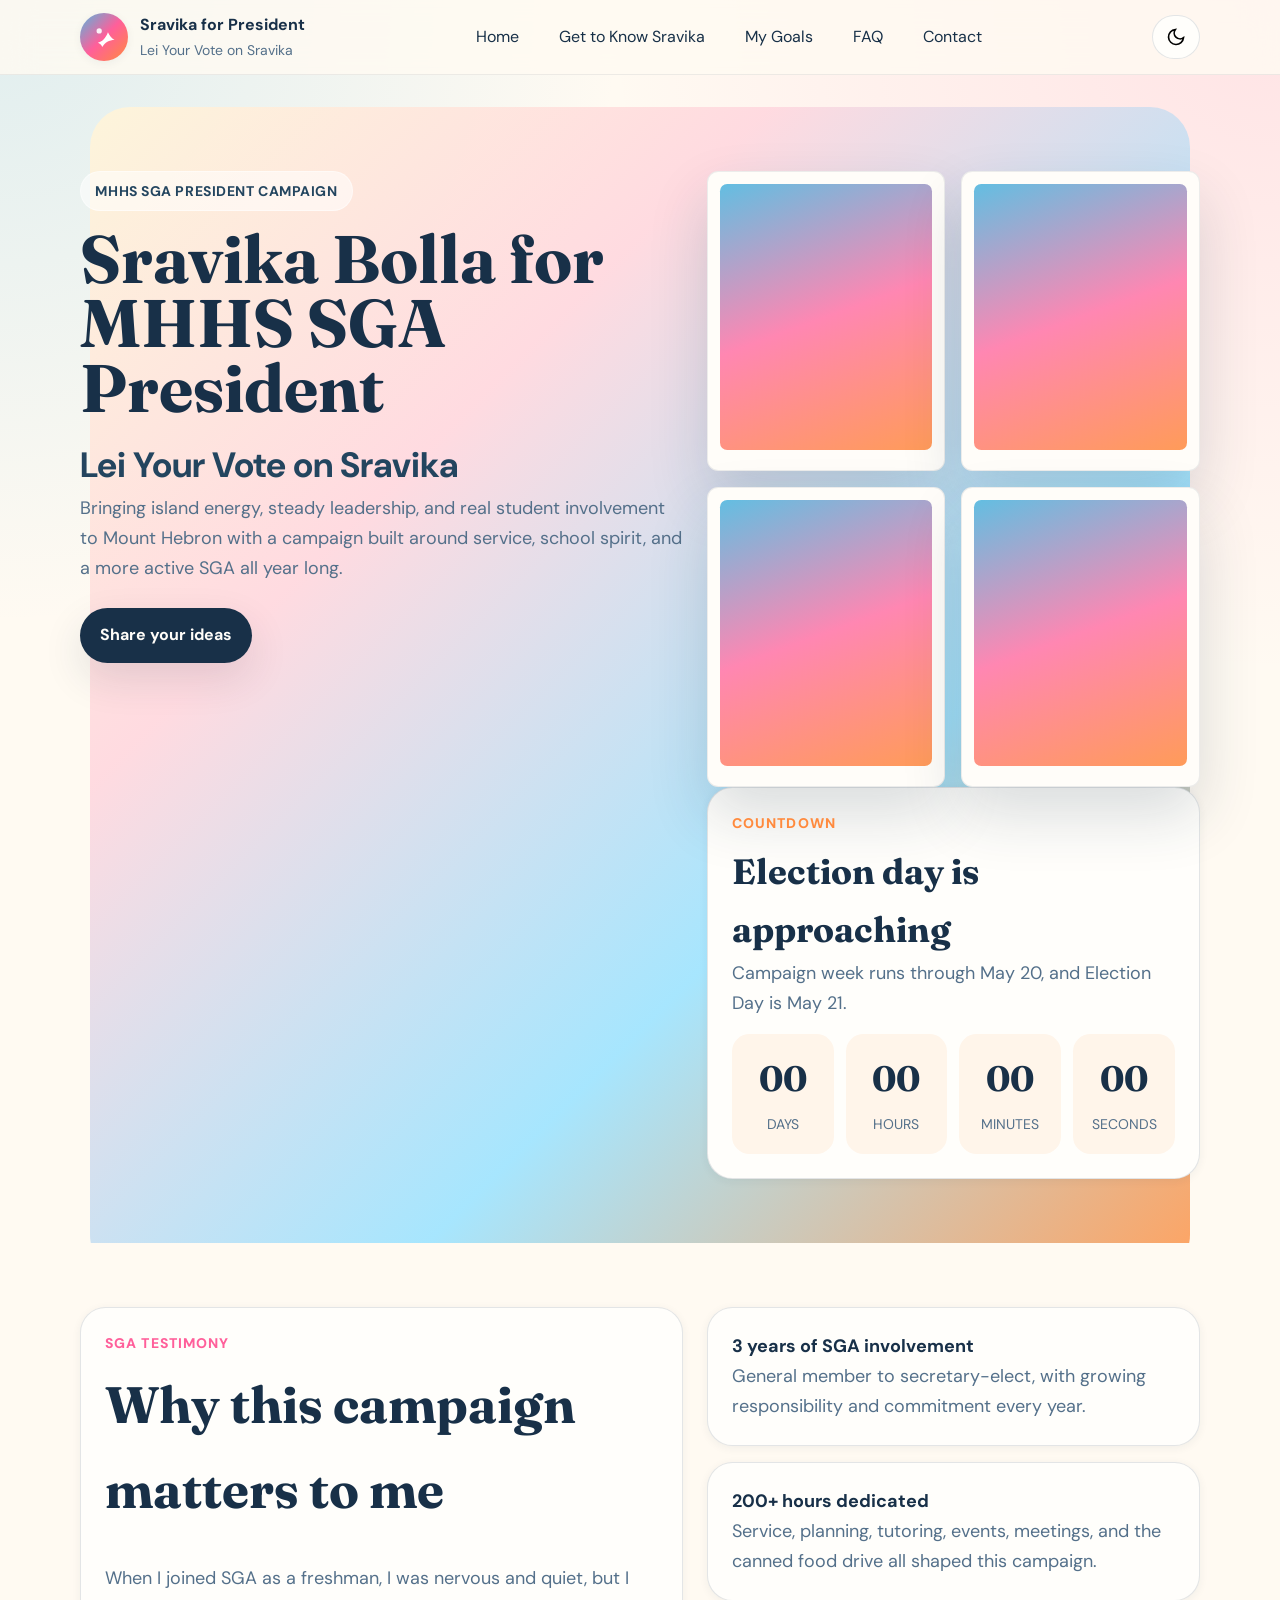
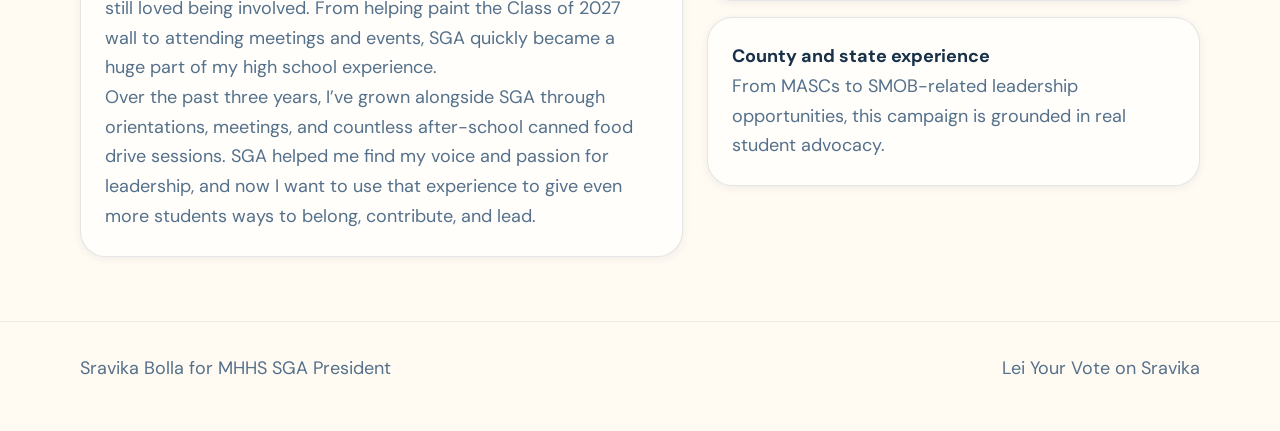
<file: index.html>
<!DOCTYPE html>
<html lang="en">

<head>
    <meta charset="UTF-8">
    <meta name="viewport" content="width=device-width, initial-scale=1.0, maximum-scale=1">
    <link rel="preconnect" href="https://fonts.googleapis.com">
    <link rel="preconnect" href="https://fonts.gstatic.com" crossorigin>
    <link
        href="https://fonts.googleapis.com/css2?family=DM+Sans:wght@400;500;700;800&family=Fraunces:opsz,wght,SOFT@9..144,400;800,100&display=swap"
        rel="stylesheet">
    <link rel="stylesheet" href="styles.css">
    <title>Home | Sravika Bolla for MHHS SGA President</title>
</head>

<body><a class="skip-link" href="#main">Skip to content</a>
    <header class="site-header">
        <div class="container nav-wrap"><a class="brand" href="index.html">
                <div class="brand-mark" aria-hidden="true"><svg viewBox="0 0 64 64" fill="none"
                        xmlns="http://www.w3.org/2000/svg">
                        <path d="M18 45C27 43 36 35 41 21C45 29 49 34 56 39C44 39 34 45 28 55C27 51 23 47 18 45Z"
                            fill="currentColor" />
                        <circle cx="21" cy="18" r="6" fill="currentColor" opacity="0.9" />
                    </svg></div>
                <div class="brand-copy"><strong>Sravika for President</strong><span>Lei Your Vote on Sravika</span>
                </div>
            </a><button class="menu-toggle" type="button" aria-expanded="false" aria-controls="site-nav"
                aria-label="Open navigation menu"><span></span><span></span><span></span></button>
            <nav class="nav-links" id="site-nav" aria-label="Section navigation"><a href="index.html">Home</a><a
                    href="about.html">Get to Know Sravika</a><a href="goals.html">My Goals</a><a href="faq.html">FAQ</a><a
                    href="contact.html">Contact</a></nav><button class="theme-toggle" type="button" data-theme-toggle
                aria-label="Toggle color theme"></button>
        </div>
    </header>
    <main id="main">
        <section class="hero" id="home">
            <div class="container hero-grid">
                <div>
                    <span class="eyebrow">MHHS SGA President Campaign</span>
                    <h1>Sravika Bolla for MHHS SGA President</h1>
                    <div class="tagline">Lei Your Vote on Sravika</div>
                    <p>Bringing island energy, steady leadership, and real student involvement to Mount Hebron with a
                        campaign built around service, school spirit, and a more active SGA all year long.</p>
                    <div class="hero-actions"><a class="btn btn-primary" href="#ideas">Share your ideas</a></div>
                </div>
                <div>
                    <div class="polaroid-stack">
                        <figure class="polaroid">
                            <div class="photo"></div>
                        </figure>
                        <figure class="polaroid">
                            <div class="photo"></div>
                        </figure>
                        <figure class="polaroid">
                            <div class="photo"></div>
                        </figure>
                        <figure class="polaroid">
                            <div class="photo"></div>
                        </figure>
                    </div>
                    <div class="countdown-card">
                        <div class="section-heading" style="margin-bottom:0;">
                            <div class="kicker" style="color: var(--color-accent);">Countdown</div>
                            <h2 style="font-size: var(--text-xl);">Election day is approaching</h2>
                            <p>Campaign week runs through May 20, and Election Day is May 21.</p>
                        </div>
                        <div class="countdown-grid" id="countdown" aria-live="polite">
                            <div class="countdown-box"><strong>00</strong><span>Days</span></div>
                            <div class="countdown-box"><strong>00</strong><span>Hours</span></div>
                            <div class="countdown-box"><strong>00</strong><span>Minutes</span></div>
                            <div class="countdown-box"><strong>00</strong><span>Seconds</span></div>
                        </div>
                    </div>
                </div>
            </div>
        </section>
        <section>
            <div class="container split">
                <div class="quote-card">
                    <div class="section-heading">
                        <div class="kicker">SGA Testimony</div>
                        <h2>Why this campaign matters to me</h2>
                    </div>
                    <p>When I joined SGA as a freshman, I was nervous and quiet, but I still loved being involved. From
                        helping paint the Class of 2027 wall to attending meetings and events, SGA quickly became a huge
                        part of my high school experience.</p>
                    <p>Over the past three years, I’ve grown alongside SGA through orientations, meetings, and countless
                        after-school canned food drive sessions. SGA helped me find my voice and passion for leadership,
                        and now I want to use that experience to give even more students ways to belong, contribute, and
                        lead.</p>
                </div>
                <div class="mini-list">
                    <div class="mini-item"><strong>3 years of SGA involvement</strong>
                        <p>General member to secretary-elect, with growing responsibility and commitment every year.</p>
                    </div>
                    <div class="mini-item"><strong>200+ hours dedicated</strong>
                        <p>Service, planning, tutoring, events, meetings, and the canned food drive all shaped this
                            campaign.</p>
                    </div>
                    <div class="mini-item"><strong>County and state experience</strong>
                        <p>From MASCs to SMOB-related leadership opportunities, this campaign is grounded in real
                            student advocacy.</p>
                    </div>
                </div>
            </div>
        </section>
    </main>
    <footer class="footer">
        <div class="container footer-wrap">
            <p>Sravika Bolla for MHHS SGA President</p>
            <p>Lei Your Vote on Sravika</p>
        </div>
    </footer>
    <script src="script.js" defer></script>
</body>

</html>
</file>
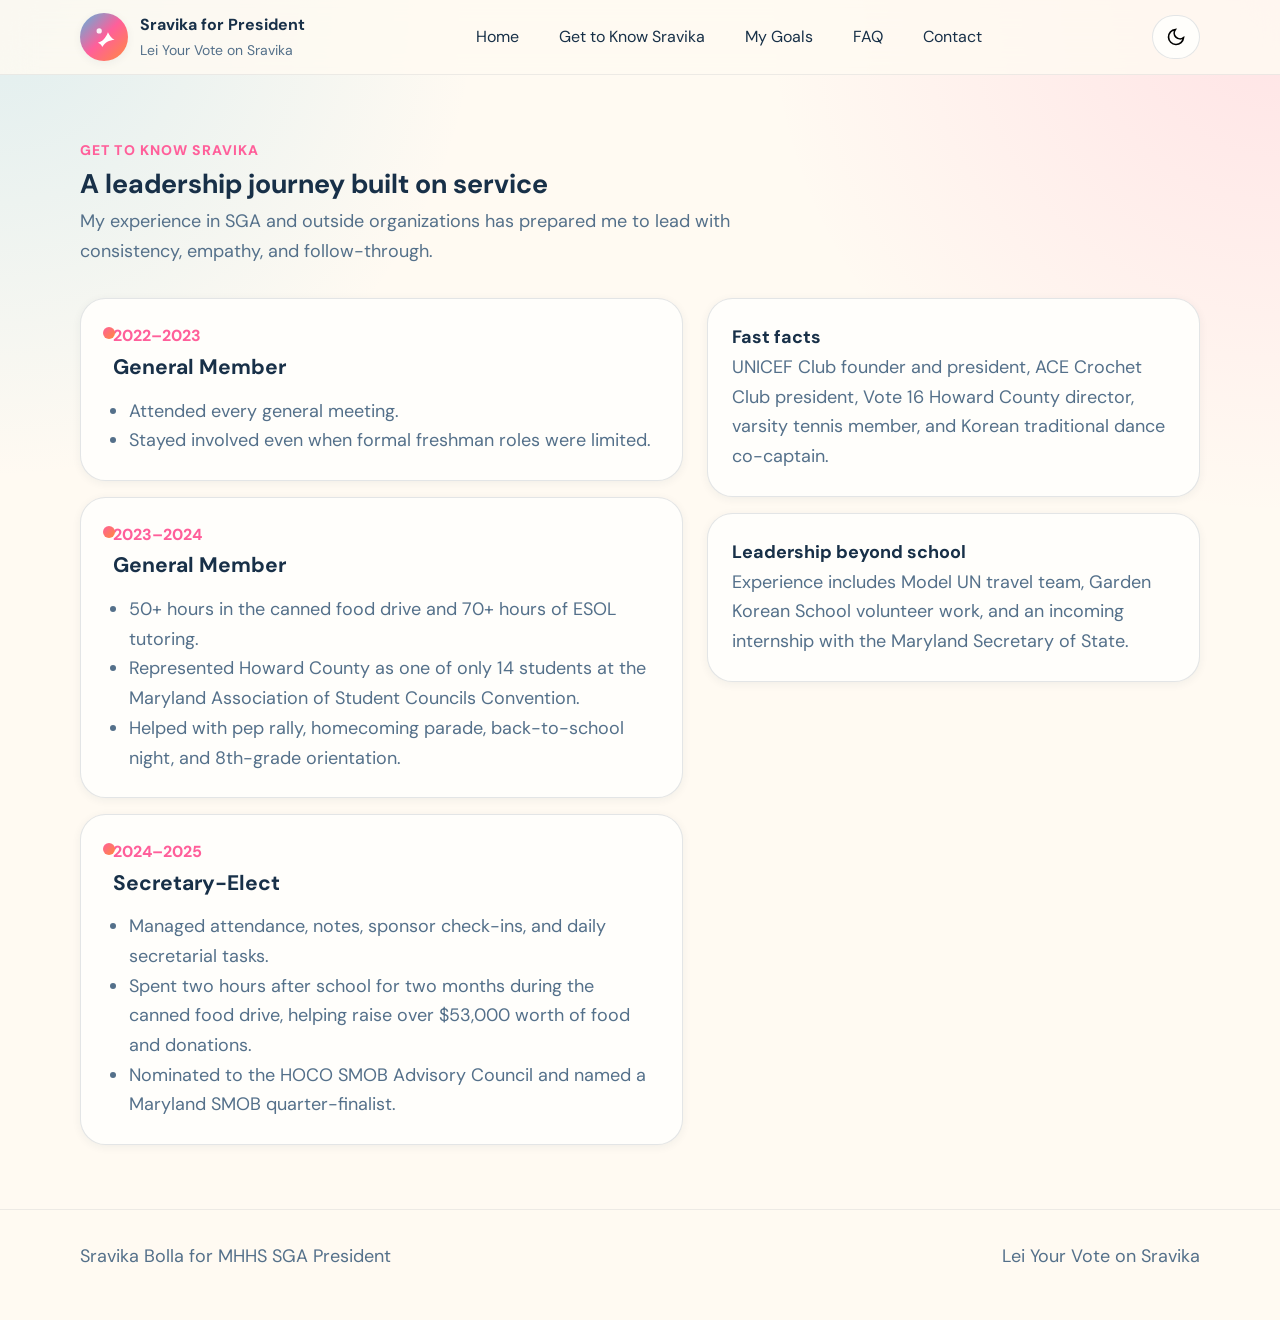
<file: about.html>
<!DOCTYPE html>
<html lang="en">

<head>
    <meta charset="UTF-8">
    <meta name="viewport" content="width=device-width, initial-scale=1.0, maximum-scale=1">
    <link rel="preconnect" href="https://fonts.googleapis.com">
    <link rel="preconnect" href="https://fonts.gstatic.com" crossorigin>
    <link
        href="https://fonts.googleapis.com/css2?family=DM+Sans:wght@400;500;700;800&family=Fraunces:opsz,wght,SOFT@9..144,400;800,100&display=swap"
        rel="stylesheet">
    <link rel="stylesheet" href="styles.css">
    <title>About | Sravika Bolla Campaign</title>
</head>

<body><a class="skip-link" href="#main">Skip to content</a>
    <header class="site-header">
        <div class="container nav-wrap"><a class="brand" href="index.html">
                <div class="brand-mark" aria-hidden="true"><svg viewBox="0 0 64 64" fill="none"
                        xmlns="http://www.w3.org/2000/svg">
                        <path d="M18 45C27 43 36 35 41 21C45 29 49 34 56 39C44 39 34 45 28 55C27 51 23 47 18 45Z"
                            fill="currentColor" />
                        <circle cx="21" cy="18" r="6" fill="currentColor" opacity="0.9" />
                    </svg></div>
                <div class="brand-copy"><strong>Sravika for President</strong><span>Lei Your Vote on Sravika</span>
                </div>
            </a><button class="menu-toggle" type="button" aria-expanded="false" aria-controls="site-nav"
                aria-label="Open navigation menu"><span></span><span></span><span></span></button>
            <nav class="nav-links" id="site-nav" aria-label="Section navigation"><a href="index.html">Home</a><a
                    href="about.html">Get to Know Sravika</a><a href="goals.html">My Goals</a><a href="faq.html">FAQ</a><a
                    href="contact.html">Contact</a></nav><button class="theme-toggle" type="button" data-theme-toggle
                aria-label="Toggle color theme"></button>
        </div>
    </header>
    <main id="main">
        <section id="about">
            <div class="container">
                <div class="section-heading">
                    <div class="kicker">Get to know Sravika</div>
                    <h1 class="page-title">A leadership journey built on service</h1>
                    <p>My experience in SGA and outside organizations has prepared me to lead with consistency, empathy,
                        and follow-through.</p>
                </div>
                <div class="split">
                    <div class="timeline">
                        <article class="timeline-item">
                            <div class="year">2022–2023</div>
                            <h3>General Member</h3>
                            <ul>
                                <li>Attended every general meeting.</li>
                                <li>Stayed involved even when formal freshman roles were limited.</li>
                            </ul>
                        </article>
                        <article class="timeline-item">
                            <div class="year">2023–2024</div>
                            <h3>General Member</h3>
                            <ul>
                                <li>50+ hours in the canned food drive and 70+ hours of ESOL tutoring.</li>
                                <li>Represented Howard County as one of only 14 students at the Maryland Association of
                                    Student Councils Convention.</li>
                                <li>Helped with pep rally, homecoming parade, back-to-school night, and 8th-grade
                                    orientation.</li>
                            </ul>
                        </article>
                        <article class="timeline-item">
                            <div class="year">2024–2025</div>
                            <h3>Secretary-Elect</h3>
                            <ul>
                                <li>Managed attendance, notes, sponsor check-ins, and daily secretarial tasks.</li>
                                <li>Spent two hours after school for two months during the canned food drive, helping
                                    raise over $53,000 worth of food and donations.</li>
                                <li>Nominated to the HOCO SMOB Advisory Council and named a Maryland SMOB
                                    quarter-finalist.</li>
                            </ul>
                        </article>
                    </div>
                    <div class="mini-list">
                        <div class="mini-item"><strong>Fast facts</strong>
                            <p>UNICEF Club founder and president, ACE Crochet Club president, Vote 16 Howard County
                                director, varsity tennis member, and Korean traditional dance co-captain.</p>
                        </div>
                        <div class="mini-item"><strong>Leadership beyond school</strong>
                            <p>Experience includes Model UN travel team, Garden Korean School volunteer work, and an
                                incoming internship with the Maryland Secretary of State.</p>
                        </div>
                    </div>
                </div>
            </div>
        </section>
    </main>
    <footer class="footer">
        <div class="container footer-wrap">
            <p>Sravika Bolla for MHHS SGA President</p>
            <p>Lei Your Vote on Sravika</p>
        </div>
    </footer>
    <script src="script.js" defer></script>
</body>

</html>
</file>
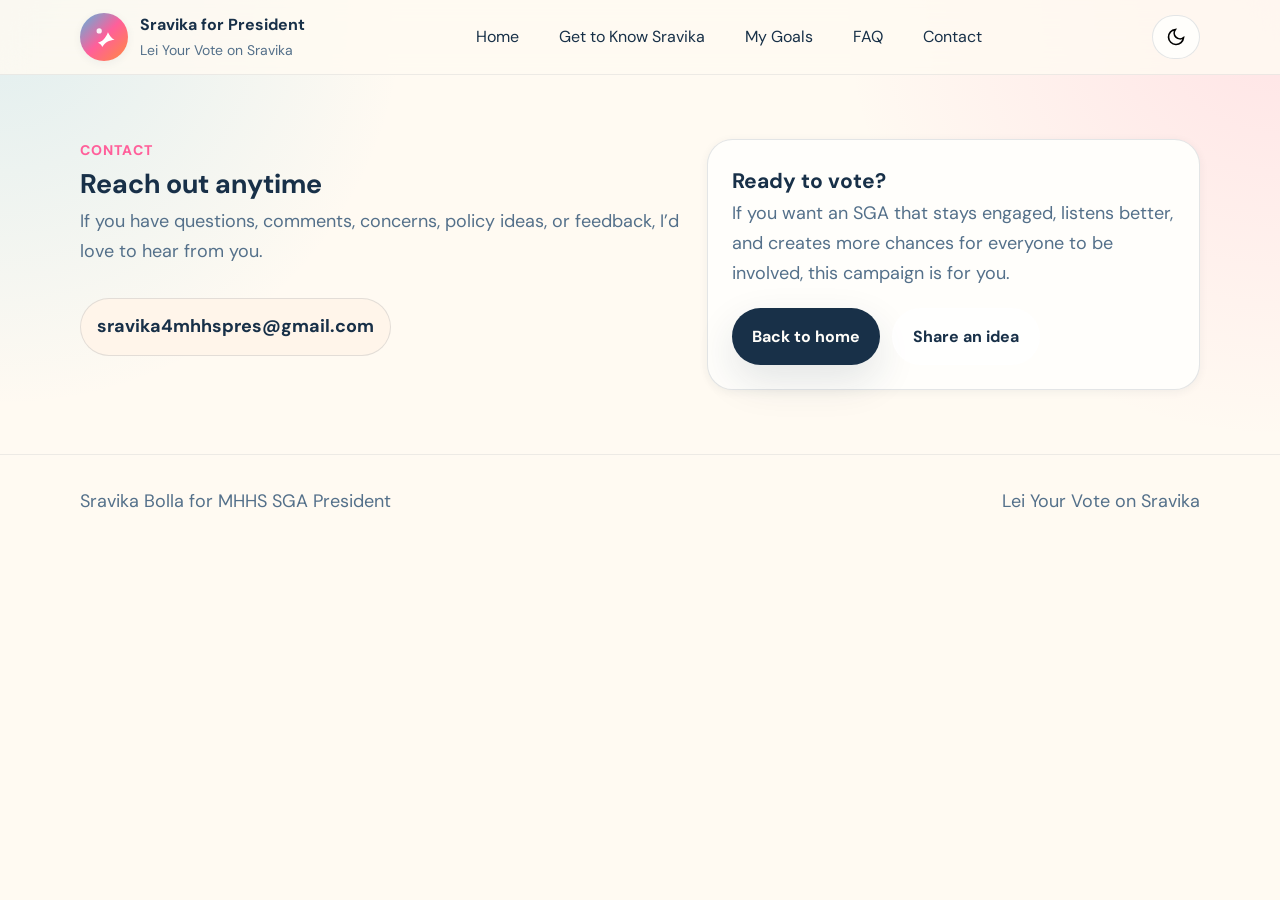
<file: contact.html>
<!DOCTYPE html>
<html lang="en">

<head>
    <meta charset="UTF-8">
    <meta name="viewport" content="width=device-width, initial-scale=1.0, maximum-scale=1">
    <link rel="preconnect" href="https://fonts.googleapis.com">
    <link rel="preconnect" href="https://fonts.gstatic.com" crossorigin>
    <link
        href="https://fonts.googleapis.com/css2?family=DM+Sans:wght@400;500;700;800&family=Fraunces:opsz,wght,SOFT@9..144,400;800,100&display=swap"
        rel="stylesheet">
    <link rel="stylesheet" href="styles.css">
    <title>Contact | Sravika Bolla Campaign</title>
</head>

<body><a class="skip-link" href="#main">Skip to content</a>
    <header class="site-header">
        <div class="container nav-wrap"><a class="brand" href="index.html">
                <div class="brand-mark" aria-hidden="true"><svg viewBox="0 0 64 64" fill="none"
                        xmlns="http://www.w3.org/2000/svg">
                        <path d="M18 45C27 43 36 35 41 21C45 29 49 34 56 39C44 39 34 45 28 55C27 51 23 47 18 45Z"
                            fill="currentColor" />
                        <circle cx="21" cy="18" r="6" fill="currentColor" opacity="0.9" />
                    </svg></div>
                <div class="brand-copy"><strong>Sravika for President</strong><span>Lei Your Vote on Sravika</span>
                </div>
            </a><button class="menu-toggle" type="button" aria-expanded="false" aria-controls="site-nav"
                aria-label="Open navigation menu"><span></span><span></span><span></span></button>
            <nav class="nav-links" id="site-nav" aria-label="Section navigation"><a href="index.html">Home</a><a
                    href="about.html">Get to Know Sravika</a><a href="goals.html">My Goals</a><a href="faq.html">FAQ</a><a
                    href="contact.html">Contact</a></nav><button class="theme-toggle" type="button" data-theme-toggle
                aria-label="Toggle color theme"></button>
        </div>
    </header>
    <main id="main">
        <section id="contact">
            <div class="container contact-layout">
                <div>
                    <div class="section-heading">
                        <div class="kicker">Contact</div>
                        <h1 class="page-title">Reach out anytime</h1>
                        <p>If you have questions, comments, concerns, policy ideas, or feedback, I’d love to hear from
                            you.</p>
                    </div>
                    <div class="contact-info"><a class="contact-chip"
                            href="mailto:sravika4mhhspres@gmail.com">sravika4mhhspres@gmail.com</a></div>
                </div>
                <div class="floating-card">
                    <h3>Ready to vote?</h3>
                    <p>If you want an SGA that stays engaged, listens better, and creates more chances for everyone to
                        be involved, this campaign is for you.</p>
                    <div class="hero-actions" style="margin-top: var(--space-5);"><a class="btn btn-primary"
                            href="index.html">Back to home</a><a class="btn btn-secondary" href="ideas.html">Share an
                            idea</a></div>
                </div>
            </div>
        </section>
    </main>
    <footer class="footer">
        <div class="container footer-wrap">
            <p>Sravika Bolla for MHHS SGA President</p>
            <p>Lei Your Vote on Sravika</p>
        </div>
    </footer>
    <script src="script.js" defer></script>
</body>

</html>
</file>
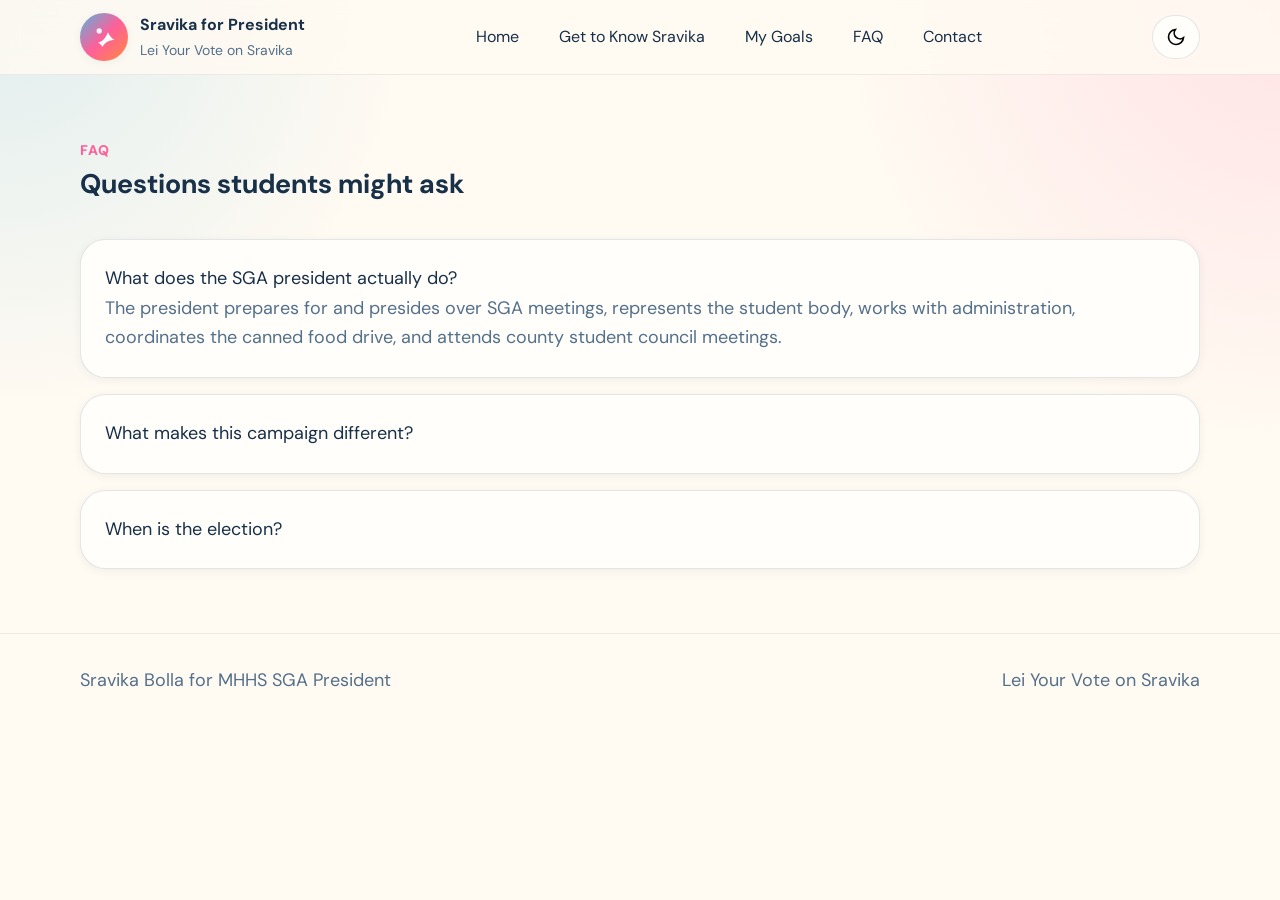
<file: faq.html>
<!DOCTYPE html>
<html lang="en">

<head>
    <meta charset="UTF-8">
    <meta name="viewport" content="width=device-width, initial-scale=1.0, maximum-scale=1">
    <link rel="preconnect" href="https://fonts.googleapis.com">
    <link rel="preconnect" href="https://fonts.gstatic.com" crossorigin>
    <link
        href="https://fonts.googleapis.com/css2?family=DM+Sans:wght@400;500;700;800&family=Fraunces:opsz,wght,SOFT@9..144,400;800,100&display=swap"
        rel="stylesheet">
    <link rel="stylesheet" href="styles.css">
    <title>FAQ | Sravika Bolla Campaign</title>
</head>

<body><a class="skip-link" href="#main">Skip to content</a>
    <header class="site-header">
        <div class="container nav-wrap"><a class="brand" href="index.html">
                <div class="brand-mark" aria-hidden="true"><svg viewBox="0 0 64 64" fill="none"
                        xmlns="http://www.w3.org/2000/svg">
                        <path d="M18 45C27 43 36 35 41 21C45 29 49 34 56 39C44 39 34 45 28 55C27 51 23 47 18 45Z"
                            fill="currentColor" />
                        <circle cx="21" cy="18" r="6" fill="currentColor" opacity="0.9" />
                    </svg></div>
                <div class="brand-copy"><strong>Sravika for President</strong><span>Lei Your Vote on Sravika</span>
                </div>
            </a><button class="menu-toggle" type="button" aria-expanded="false" aria-controls="site-nav"
                aria-label="Open navigation menu"><span></span><span></span><span></span></button>
            <nav class="nav-links" id="site-nav" aria-label="Section navigation"><a href="index.html">Home</a><a
                    href="about.html">Get to Know Sravika</a><a href="goals.html">My Goals</a><a href="faq.html">FAQ</a><a
                    href="contact.html">Contact</a></nav><button class="theme-toggle" type="button" data-theme-toggle
                aria-label="Toggle color theme"></button>
        </div>
    </header>
    <main id="main">
        <section id="faq">
            <div class="container">
                <div class="section-heading">
                    <div class="kicker">FAQ</div>
                    <h1 class="page-title">Questions students might ask</h1>
                </div>
                <div class="faq-list">
                    <details open>
                        <summary>What does the SGA president actually do?</summary>
                        <p>The president prepares for and presides over SGA meetings, represents the student body, works
                            with administration, coordinates the canned food drive, and attends county student council
                            meetings.</p>
                    </details>
                    <details>
                        <summary>What makes this campaign different?</summary>
                        <p>This campaign focuses on staying active all year and expanding opportunities for student
                            involvement.</p>
                    </details>
                    <details>
                        <summary>When is the election?</summary>
                        <p>Election day is May 21.</p>
                    </details>
                </div>
            </div>
        </section>
    </main>
    <footer class="footer">
        <div class="container footer-wrap">
            <p>Sravika Bolla for MHHS SGA President</p>
            <p>Lei Your Vote on Sravika</p>
        </div>
    </footer>
    <script src="script.js" defer></script>
</body>

</html>
</file>
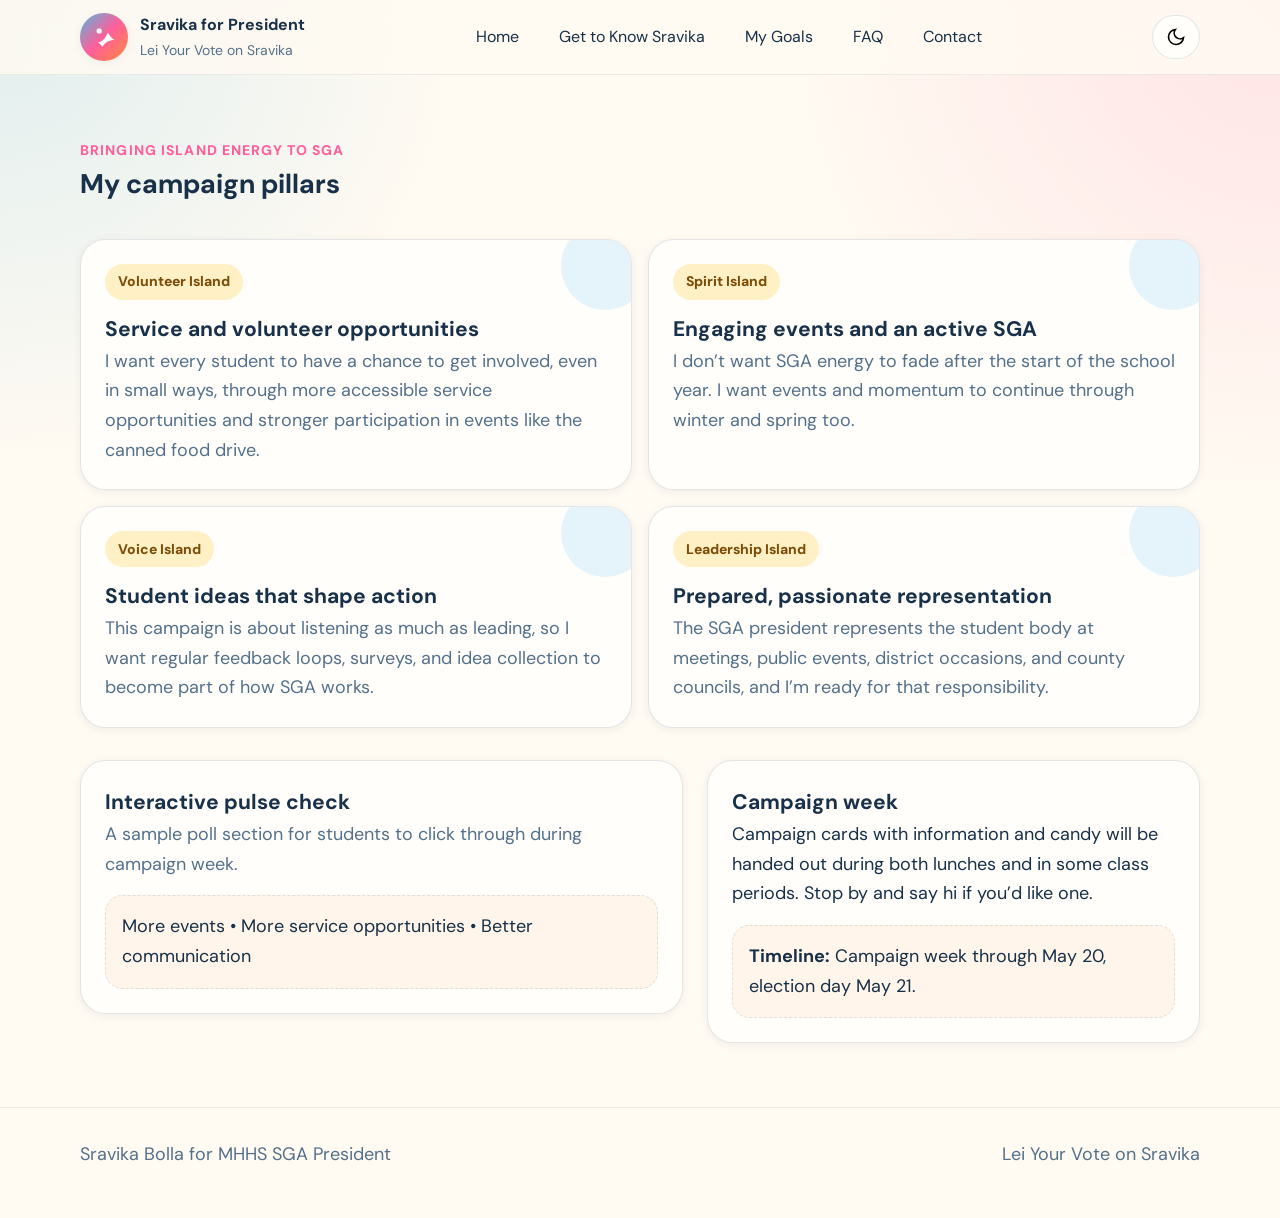
<file: goals.html>
<!DOCTYPE html>
<html lang="en">

<head>
    <meta charset="UTF-8">
    <meta name="viewport" content="width=device-width, initial-scale=1.0, maximum-scale=1">
    <link rel="preconnect" href="https://fonts.googleapis.com">
    <link rel="preconnect" href="https://fonts.gstatic.com" crossorigin>
    <link
        href="https://fonts.googleapis.com/css2?family=DM+Sans:wght@400;500;700;800&family=Fraunces:opsz,wght,SOFT@9..144,400;800,100&display=swap"
        rel="stylesheet">
    <link rel="stylesheet" href="styles.css">
    <title>Goals | Sravika Bolla Campaign</title>
</head>

<body><a class="skip-link" href="#main">Skip to content</a>
    <header class="site-header">
        <div class="container nav-wrap"><a class="brand" href="index.html">
                <div class="brand-mark" aria-hidden="true"><svg viewBox="0 0 64 64" fill="none"
                        xmlns="http://www.w3.org/2000/svg">
                        <path d="M18 45C27 43 36 35 41 21C45 29 49 34 56 39C44 39 34 45 28 55C27 51 23 47 18 45Z"
                            fill="currentColor" />
                        <circle cx="21" cy="18" r="6" fill="currentColor" opacity="0.9" />
                    </svg></div>
                <div class="brand-copy"><strong>Sravika for President</strong><span>Lei Your Vote on Sravika</span>
                </div>
            </a><button class="menu-toggle" type="button" aria-expanded="false" aria-controls="site-nav"
                aria-label="Open navigation menu"><span></span><span></span><span></span></button>
            <nav class="nav-links" id="site-nav" aria-label="Section navigation"><a href="index.html">Home</a><a
                    href="about.html">Get to Know Sravika</a><a href="goals.html">My Goals</a><a href="faq.html">FAQ</a><a
                    href="contact.html">Contact</a></nav><button class="theme-toggle" type="button" data-theme-toggle
                aria-label="Toggle color theme"></button>
        </div>
    </header>
    <main id="main">
        <section id="goals">
            <div class="container">
                <div class="section-heading">
                    <div class="kicker">Bringing island energy to SGA</div>
                    <h1 class="page-title">My campaign pillars</h1>
                </div>
                <div class="pillar-grid">
                    <article class="pillar"><span class="island-tag">Volunteer Island</span>
                        <h3>Service and volunteer opportunities</h3>
                        <p>I want every student to have a chance to get involved, even in small ways, through more
                            accessible service opportunities and stronger participation in events like the canned food
                            drive.</p>
                    </article>
                    <article class="pillar"><span class="island-tag">Spirit Island</span>
                        <h3>Engaging events and an active SGA</h3>
                        <p>I don’t want SGA energy to fade after the start of the school year. I want events and
                            momentum to continue through winter and spring too.</p>
                    </article>
                    <article class="pillar"><span class="island-tag">Voice Island</span>
                        <h3>Student ideas that shape action</h3>
                        <p>This campaign is about listening as much as leading, so I want regular feedback loops,
                            surveys, and idea collection to become part of how SGA works.</p>
                    </article>
                    <article class="pillar"><span class="island-tag">Leadership Island</span>
                        <h3>Prepared, passionate representation</h3>
                        <p>The SGA president represents the student body at meetings, public events, district occasions,
                            and county councils, and I’m ready for that responsibility.</p>
                    </article>
                </div>
                <div class="poll-wrap" style="margin-top: var(--space-8);">
                    <div class="poll-card">
                        <h3>Interactive pulse check</h3>
                        <p class="helper">A sample poll section for students to click through during campaign week.</p>
                        <div class="wave-message">More events • More service opportunities • Better communication</div>
                    </div>
                    <div class="poll-card">
                        <h3>Campaign week</h3>
                        <p>Campaign cards with information and candy will be handed out during both lunches and in some
                            class periods. Stop by and say hi if you’d like one.</p>
                        <div class="wave-message"><strong>Timeline:</strong> Campaign week through May 20, election day
                            May 21.</div>
                    </div>
                </div>
            </div>
        </section>
    </main>
    <footer class="footer">
        <div class="container footer-wrap">
            <p>Sravika Bolla for MHHS SGA President</p>
            <p>Lei Your Vote on Sravika</p>
        </div>
    </footer>
    <script src="script.js" defer></script>
</body>

</html>
</file>
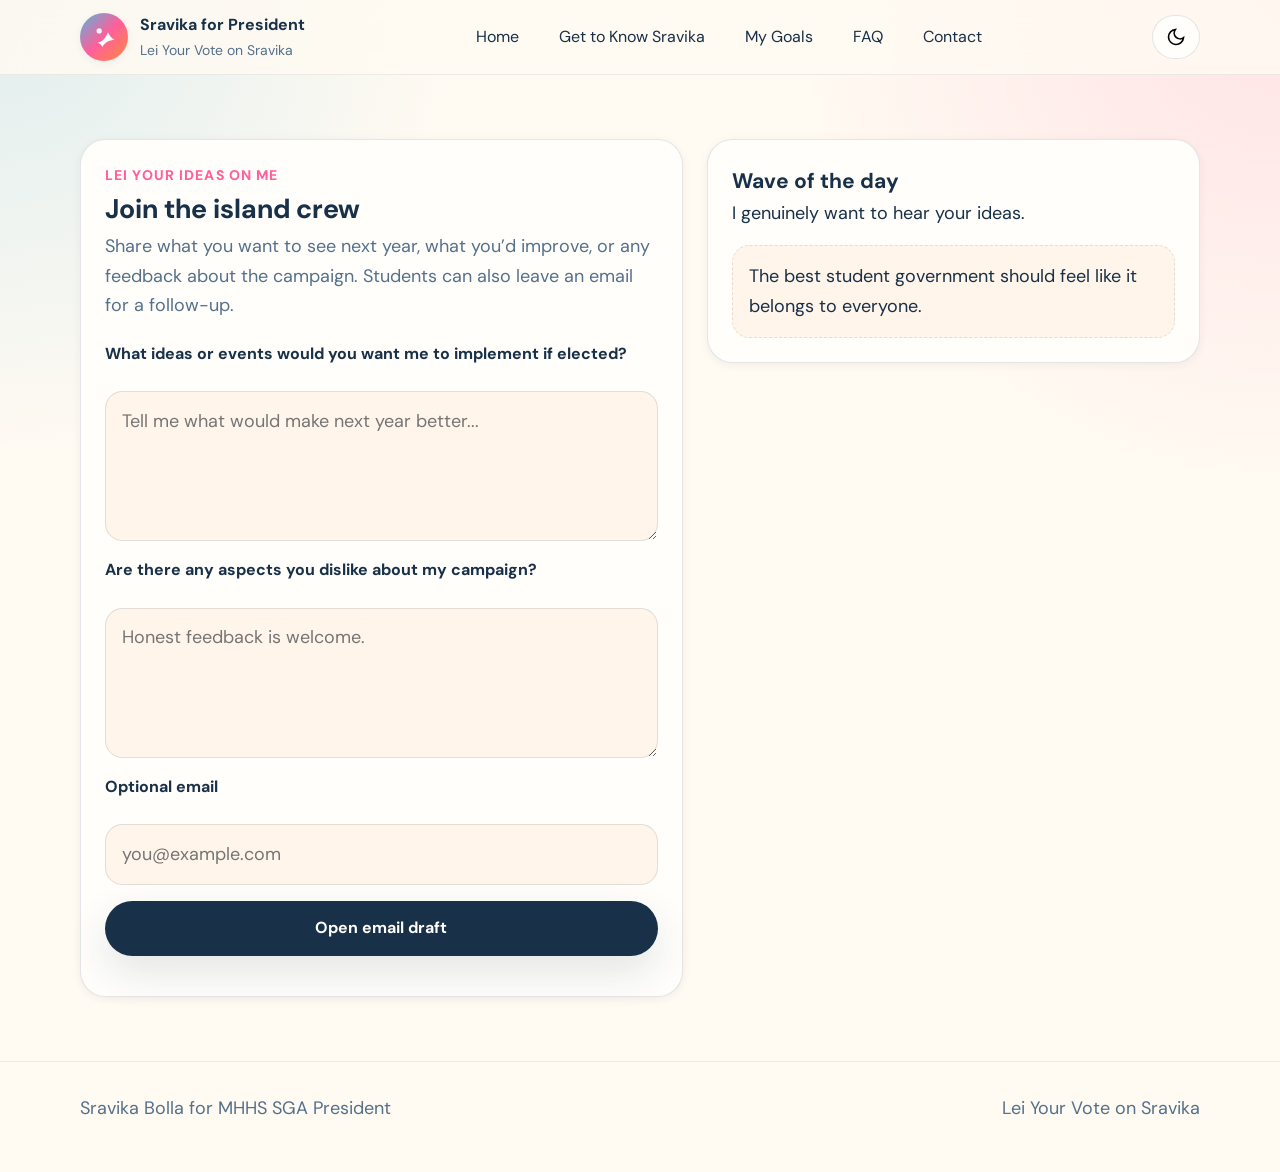
<file: ideas.html>
<!DOCTYPE html>
<html lang="en">

<head>
    <meta charset="UTF-8">
    <meta name="viewport" content="width=device-width, initial-scale=1.0, maximum-scale=1">
    <link rel="preconnect" href="https://fonts.googleapis.com">
    <link rel="preconnect" href="https://fonts.gstatic.com" crossorigin>
    <link
        href="https://fonts.googleapis.com/css2?family=DM+Sans:wght@400;500;700;800&family=Fraunces:opsz,wght,SOFT@9..144,400;800,100&display=swap"
        rel="stylesheet">
    <link rel="stylesheet" href="styles.css">
    <title>Ideas | Sravika Bolla Campaign</title>
</head>

<body><a class="skip-link" href="#main">Skip to content</a>
    <header class="site-header">
        <div class="container nav-wrap"><a class="brand" href="index.html">
                <div class="brand-mark" aria-hidden="true"><svg viewBox="0 0 64 64" fill="none"
                        xmlns="http://www.w3.org/2000/svg">
                        <path d="M18 45C27 43 36 35 41 21C45 29 49 34 56 39C44 39 34 45 28 55C27 51 23 47 18 45Z"
                            fill="currentColor" />
                        <circle cx="21" cy="18" r="6" fill="currentColor" opacity="0.9" />
                    </svg></div>
                <div class="brand-copy"><strong>Sravika for President</strong><span>Lei Your Vote on Sravika</span>
                </div>
            </a><button class="menu-toggle" type="button" aria-expanded="false" aria-controls="site-nav"
                aria-label="Open navigation menu"><span></span><span></span><span></span></button>
            <nav class="nav-links" id="site-nav" aria-label="Section navigation"><a href="index.html">Home</a><a
                    href="about.html">Get to Know Sravika</a><a href="goals.html">My Goals</a><a href="faq.html">FAQ</a><a
                    href="contact.html">Contact</a></nav><button class="theme-toggle" type="button" data-theme-toggle
                aria-label="Toggle color theme"></button>
        </div>
    </header>
    <main id="main">
        <section id="ideas">
            <div class="container crew-grid">
                <div class="form-card">
                    <div class="section-heading" style="margin-bottom: var(--space-5);">
                        <div class="kicker">Lei your ideas on me</div>
                        <h1 class="page-title">Join the island crew</h1>
                        <p>Share what you want to see next year, what you’d improve, or any feedback about the campaign.
                            Students can also leave an email for a follow-up.</p>
                    </div>
                    <form id="feedback-form" action="mailto:sravika4mhhspres@gmail.com" method="post"
                        enctype="text/plain">
                        <div class="field"><label for="idea">What ideas or events would you want me to implement if
                                elected?</label><textarea id="idea" name="idea"
                                placeholder="Tell me what would make next year better..."></textarea></div>
                        <div class="field"><label for="feedback">Are there any aspects you dislike about my
                                campaign?</label><textarea id="feedback" name="feedback"
                                placeholder="Honest feedback is welcome."></textarea></div>
                        <div class="field"><label for="email">Optional email</label><input id="email" name="email"
                                type="email" placeholder="you@example.com"></div><button class="btn btn-primary"
                            type="submit">Open email draft</button>
                        <p class="helper" id="form-status"></p>
                    </form>
                </div>
                <div>
                    <div class="form-card">
                        <h3>Wave of the day</h3>
                        <p>I genuinely want to hear your ideas.</p>
                        <div class="wave-message">The best student government should feel like it belongs to everyone.
                        </div>
                    </div>
                </div>
            </div>
        </section>
    </main>
    <footer class="footer">
        <div class="container footer-wrap">
            <p>Sravika Bolla for MHHS SGA President</p>
            <p>Lei Your Vote on Sravika</p>
        </div>
    </footer>
    <script src="script.js" defer></script>
</body>

</html>
</file>
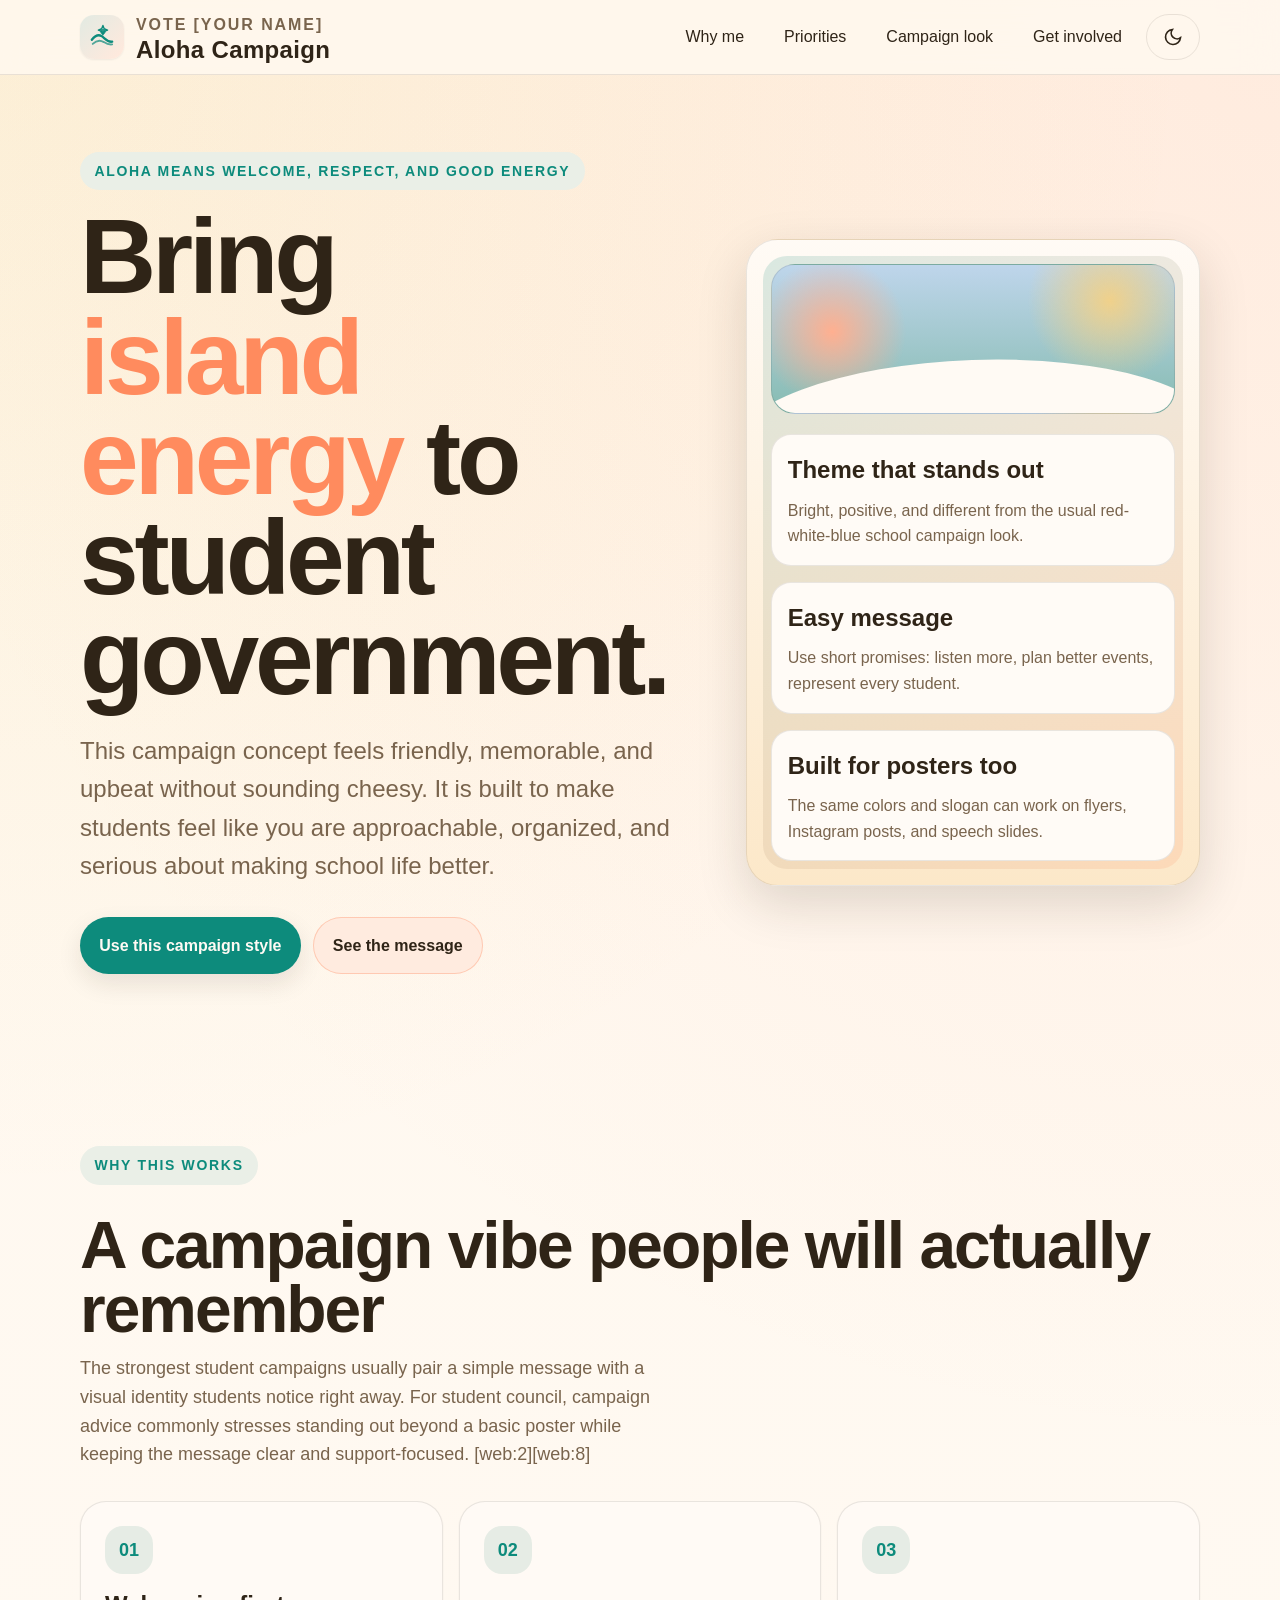
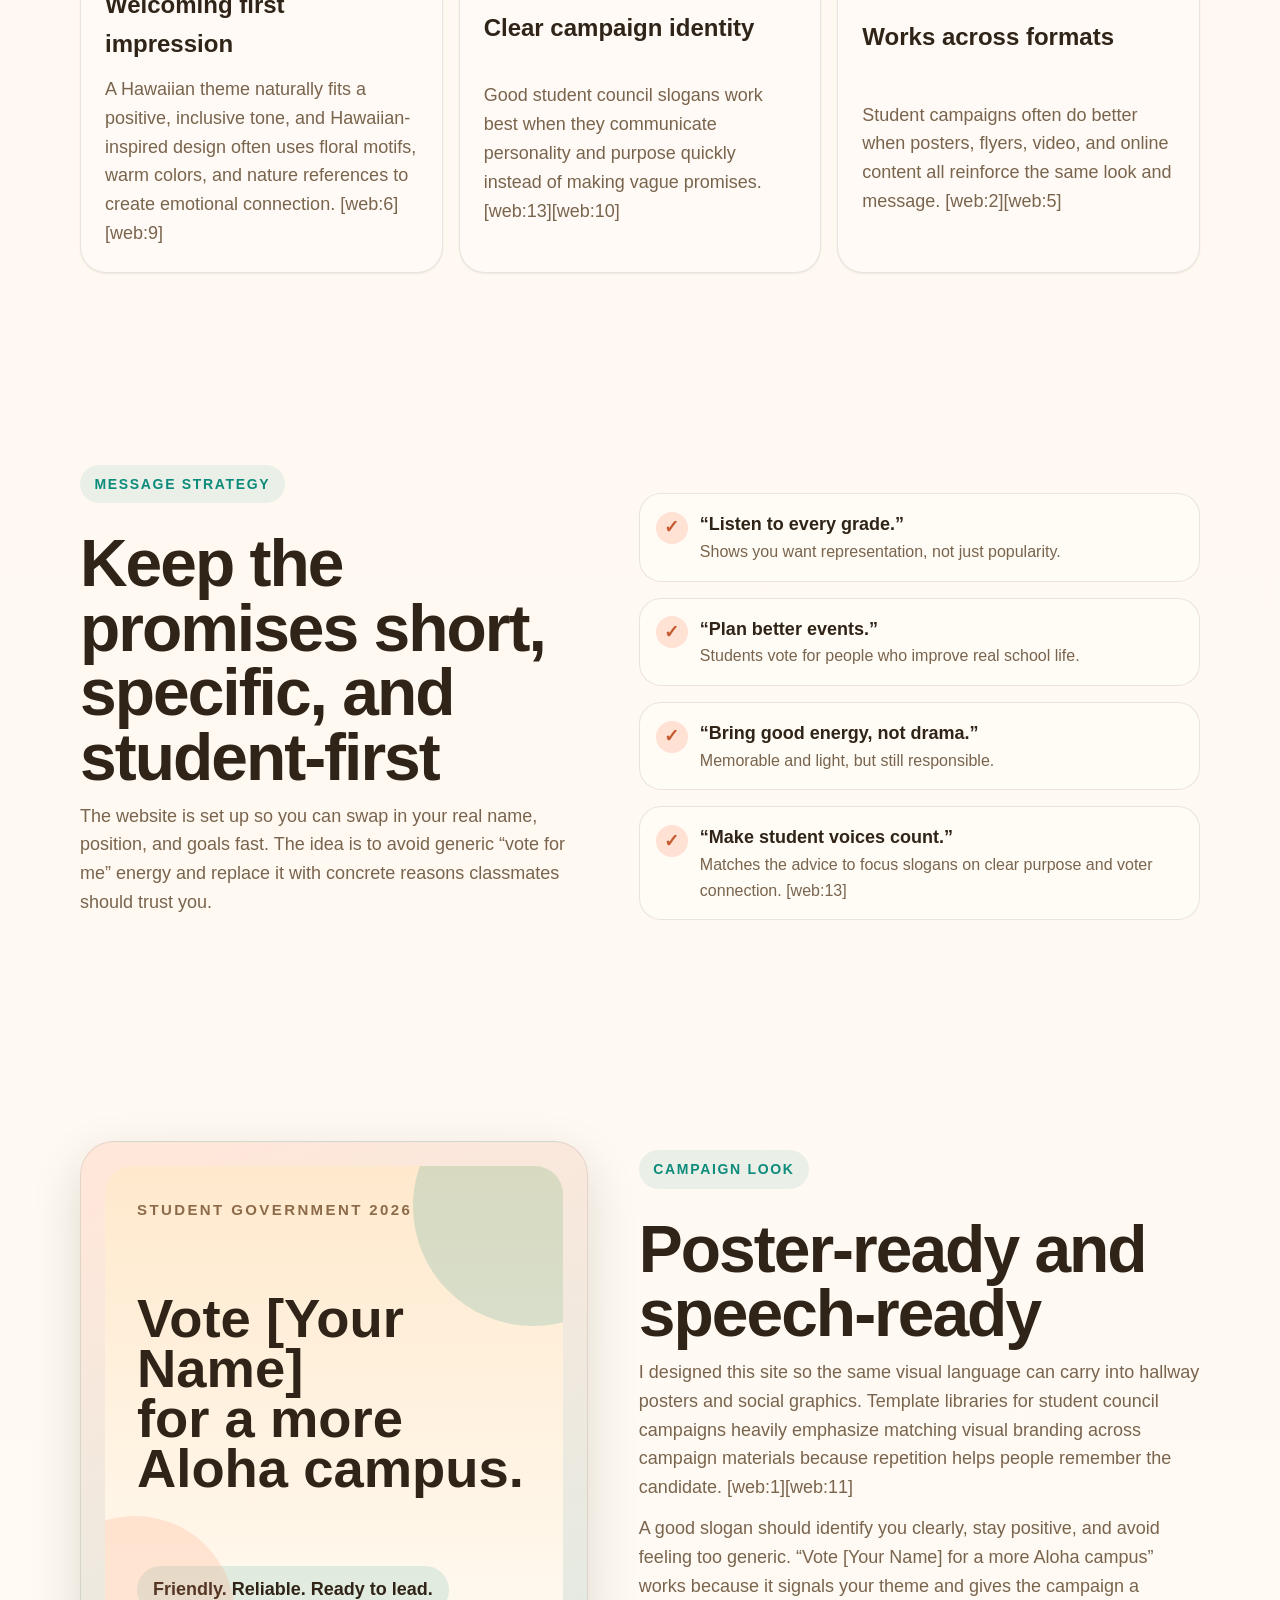
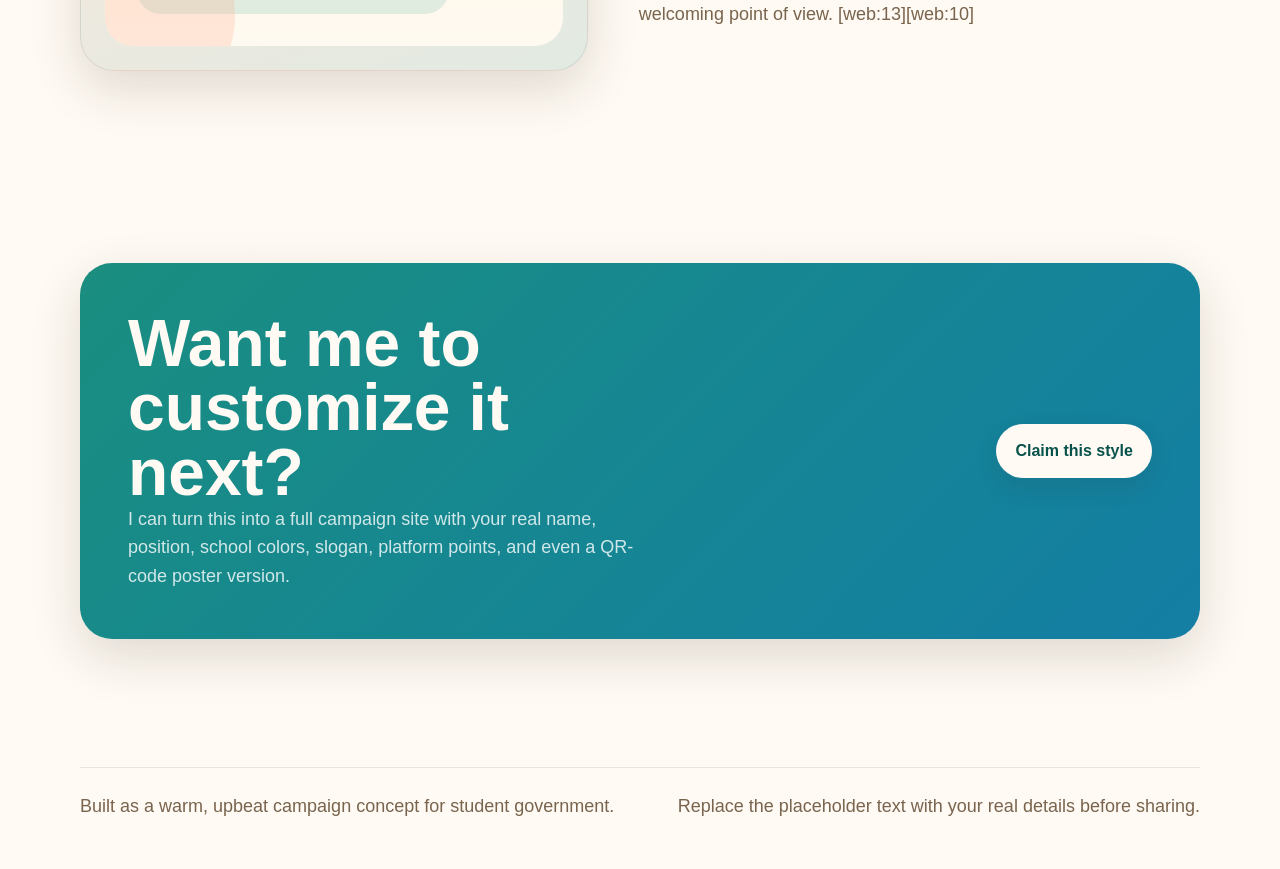
<file: student-government-campaign.html>
<!DOCTYPE html>
<html lang="en">
<head>
  <meta charset="UTF-8" />
  <meta name="viewport" content="width=device-width, initial-scale=1.0" />
  <title>Aloha for Student Government</title>
  <meta name="description" content="A Hawaiian-themed student government campaign website with a welcoming message, priorities, and ways for students to get involved." />
  <meta property="og:title" content="Aloha for Student Government" />
  <meta property="og:description" content="A warm, student-first campaign website built to help win support with clear priorities and upbeat island-inspired design." />
  <meta property="og:type" content="website" />
  <link rel="preconnect" href="https://api.fontshare.com" />
  <link rel="preconnect" href="https://fonts.googleapis.com">
  <link rel="preconnect" href="https://fonts.gstatic.com" crossorigin>
  <link href="https://api.fontshare.com/v2/css?f[]=satoshi@400,500,700,900&f[]=clash-display@500,600,700&display=swap" rel="stylesheet">
  <style>
    :root, [data-theme="light"] {
      --text-xs: clamp(0.75rem, 0.7rem + 0.25vw, 0.875rem);
      --text-sm: clamp(0.875rem, 0.8rem + 0.35vw, 1rem);
      --text-base: clamp(1rem, 0.95rem + 0.25vw, 1.125rem);
      --text-lg: clamp(1.125rem, 1rem + 0.75vw, 1.5rem);
      --text-xl: clamp(1.5rem, 1.2rem + 1.25vw, 2.25rem);
      --text-2xl: clamp(2.4rem, 1.4rem + 3.4vw, 4.8rem);
      --text-hero: clamp(3.2rem, 1rem + 7vw, 7rem);

      --space-1: 0.25rem;
      --space-2: 0.5rem;
      --space-3: 0.75rem;
      --space-4: 1rem;
      --space-5: 1.25rem;
      --space-6: 1.5rem;
      --space-8: 2rem;
      --space-10: 2.5rem;
      --space-12: 3rem;
      --space-16: 4rem;
      --space-20: 5rem;
      --space-24: 6rem;
      --space-32: 8rem;

      --color-bg: #fff8ef;
      --color-surface: #fffaf4;
      --color-surface-2: #fff2df;
      --color-surface-offset: #fce8c9;
      --color-surface-offset-2: #f6dec0;
      --color-surface-dynamic: #f1d4ad;
      --color-divider: #e8ccb0;
      --color-border: #dfc09e;
      --color-text: #2f2417;
      --color-text-muted: #79644d;
      --color-text-faint: #ad9983;
      --color-text-inverse: #fffaf4;
      --color-primary: #0d8b7c;
      --color-primary-hover: #0a6f64;
      --color-primary-active: #08524b;
      --color-primary-highlight: #d4efe9;
      --color-secondary: #ff8b5e;
      --color-secondary-hover: #eb7445;
      --color-secondary-active: #c65a31;
      --color-secondary-highlight: #ffe0d2;
      --color-gold: #e6b325;
      --color-blue: #1d75b8;
      --radius-sm: 0.375rem;
      --radius-md: 0.5rem;
      --radius-lg: 0.9rem;
      --radius-xl: 1.35rem;
      --radius-full: 9999px;
      --transition-interactive: 180ms cubic-bezier(0.16, 1, 0.3, 1);
      --shadow-sm: 0 1px 2px oklch(0.25 0.02 80 / 0.07);
      --shadow-md: 0 10px 25px oklch(0.25 0.02 80 / 0.10);
      --shadow-lg: 0 18px 50px oklch(0.25 0.03 80 / 0.15);
      --content-default: 1120px;
      --font-display: 'Clash Display', 'Trebuchet MS', sans-serif;
      --font-body: 'Satoshi', 'Inter', sans-serif;
    }

    [data-theme="dark"] {
      --color-bg: #17120f;
      --color-surface: #201916;
      --color-surface-2: #271f1b;
      --color-surface-offset: #312621;
      --color-surface-offset-2: #3b2d26;
      --color-surface-dynamic: #4a392f;
      --color-divider: #3f312a;
      --color-border: #56443a;
      --color-text: #f5eadb;
      --color-text-muted: #d6c1a7;
      --color-text-faint: #a4876f;
      --color-text-inverse: #1f1712;
      --color-primary: #59c7b8;
      --color-primary-hover: #40b5a6;
      --color-primary-active: #2b8f82;
      --color-primary-highlight: #273835;
      --color-secondary: #ff9d72;
      --color-secondary-hover: #ffb089;
      --color-secondary-active: #ffcab0;
      --color-secondary-highlight: #493128;
      --color-gold: #f0c85c;
      --color-blue: #68a7db;
      --shadow-sm: 0 1px 2px oklch(0 0 0 / 0.22);
      --shadow-md: 0 10px 25px oklch(0 0 0 / 0.32);
      --shadow-lg: 0 18px 50px oklch(0 0 0 / 0.45);
    }

    @media (prefers-color-scheme: dark) {
      :root:not([data-theme]) {
        --color-bg: #17120f;
        --color-surface: #201916;
        --color-surface-2: #271f1b;
        --color-surface-offset: #312621;
        --color-surface-offset-2: #3b2d26;
        --color-surface-dynamic: #4a392f;
        --color-divider: #3f312a;
        --color-border: #56443a;
        --color-text: #f5eadb;
        --color-text-muted: #d6c1a7;
        --color-text-faint: #a4876f;
        --color-text-inverse: #1f1712;
        --color-primary: #59c7b8;
        --color-primary-hover: #40b5a6;
        --color-primary-active: #2b8f82;
        --color-primary-highlight: #273835;
        --color-secondary: #ff9d72;
        --color-secondary-hover: #ffb089;
        --color-secondary-active: #ffcab0;
        --color-secondary-highlight: #493128;
      }
    }

    *, *::before, *::after { box-sizing: border-box; margin: 0; padding: 0; }
    html {
      -moz-text-size-adjust: none;
      -webkit-text-size-adjust: none;
      text-size-adjust: none;
      -webkit-font-smoothing: antialiased;
      scroll-behavior: smooth;
      scroll-padding-top: 6rem;
    }
    body {
      min-height: 100dvh;
      line-height: 1.6;
      font-family: var(--font-body);
      font-size: var(--text-base);
      color: var(--color-text);
      background:
        radial-gradient(circle at top left, color-mix(in oklab, var(--color-gold) 12%, transparent), transparent 28%),
        radial-gradient(circle at top right, color-mix(in oklab, var(--color-secondary) 12%, transparent), transparent 34%),
        linear-gradient(180deg, var(--color-bg), var(--color-surface));
    }
    img, svg { display: block; max-width: 100%; height: auto; }
    a { color: inherit; text-decoration: none; }
    button { cursor: pointer; border: none; background: none; font: inherit; color: inherit; }
    :focus-visible { outline: 2px solid var(--color-primary); outline-offset: 3px; border-radius: var(--radius-sm); }

    .skip-link {
      position: absolute; left: var(--space-4); top: -100px; z-index: 100;
      background: var(--color-primary); color: var(--color-text-inverse);
      padding: var(--space-3) var(--space-4); border-radius: var(--radius-full);
    }
    .skip-link:focus { top: var(--space-4); }

    .shell { width: min(calc(100% - 2rem), var(--content-default)); margin: 0 auto; }

    .site-header {
      position: sticky; top: 0; z-index: 50;
      background: color-mix(in oklab, var(--color-bg) 86%, transparent);
      backdrop-filter: blur(16px);
      border-bottom: 1px solid color-mix(in oklab, var(--color-text) 10%, transparent);
    }
    .nav-row {
      min-height: 74px; display: flex; align-items: center; justify-content: space-between; gap: var(--space-4);
    }
    .brand {
      display: inline-flex; align-items: center; gap: var(--space-3); font-weight: 800; letter-spacing: 0.02em;
    }
    .brand-mark {
      width: 44px; height: 44px; color: var(--color-primary);
      background: linear-gradient(135deg, color-mix(in oklab, var(--color-primary) 14%, var(--color-surface)), color-mix(in oklab, var(--color-secondary) 16%, var(--color-surface)));
      border-radius: 14px; padding: 0.45rem; box-shadow: var(--shadow-sm);
    }
    .brand-text strong {
      display: block; font-size: var(--text-sm); text-transform: uppercase; letter-spacing: 0.12em; color: var(--color-text-muted);
    }
    .brand-text span {
      display: block; font-family: var(--font-display); font-size: var(--text-lg); line-height: 1;
    }
    .nav-links {
      display: flex; align-items: center; gap: var(--space-2); flex-wrap: wrap;
    }
    .nav-links a, .theme-toggle {
      min-height: 44px; display: inline-flex; align-items: center; justify-content: center;
      padding: 0.75rem 1rem; border-radius: var(--radius-full); font-size: var(--text-sm);
      transition: background var(--transition-interactive), color var(--transition-interactive), transform var(--transition-interactive);
    }
    .nav-links a:hover, .theme-toggle:hover { background: color-mix(in oklab, var(--color-primary) 10%, var(--color-surface)); }
    .theme-toggle { border: 1px solid color-mix(in oklab, var(--color-text) 10%, transparent); }

    main { overflow: clip; }
    section { padding-block: clamp(var(--space-16), 10vw, var(--space-24)); }

    .hero {
      min-height: calc(100dvh - 74px); display: grid; align-items: center;
      padding-block: clamp(var(--space-12), 6vw, var(--space-24));
    }
    .hero-grid {
      display: grid; grid-template-columns: 1.15fr 0.85fr; gap: clamp(var(--space-8), 4vw, var(--space-16)); align-items: center;
    }
    .eyebrow {
      display: inline-flex; align-items: center; gap: var(--space-2);
      width: fit-content; padding: 0.5rem 0.9rem; border-radius: var(--radius-full);
      background: color-mix(in oklab, var(--color-primary) 10%, var(--color-surface));
      color: var(--color-primary); font-size: var(--text-xs); font-weight: 700; letter-spacing: 0.12em; text-transform: uppercase;
      margin-bottom: var(--space-4);
    }
    .hero h1 {
      font-family: var(--font-display); font-size: var(--text-hero); line-height: 0.95;
      max-width: 9ch; letter-spacing: -0.04em;
    }
    .hero h1 .accent { color: var(--color-secondary); }
    .hero p {
      margin-top: var(--space-6); max-width: 58ch; color: var(--color-text-muted);
      font-size: var(--text-lg);
    }
    .hero-actions {
      margin-top: var(--space-8); display: flex; flex-wrap: wrap; gap: var(--space-3);
    }
    .btn {
      min-height: 48px; padding: 0.9rem 1.2rem; border-radius: var(--radius-full); font-size: var(--text-sm); font-weight: 700;
      display: inline-flex; align-items: center; justify-content: center; gap: 0.6rem;
      transition: transform var(--transition-interactive), background var(--transition-interactive), color var(--transition-interactive), box-shadow var(--transition-interactive);
    }
    .btn:hover { transform: translateY(-1px); }
    .btn-primary {
      background: var(--color-primary); color: var(--color-text-inverse); box-shadow: var(--shadow-md);
    }
    .btn-primary:hover { background: var(--color-primary-hover); }
    .btn-secondary {
      background: color-mix(in oklab, var(--color-secondary) 14%, var(--color-surface)); color: var(--color-text);
      border: 1px solid color-mix(in oklab, var(--color-secondary) 35%, transparent);
    }

    .hero-card {
      position: relative; padding: var(--space-6); border-radius: 32px;
      background: linear-gradient(180deg, color-mix(in oklab, var(--color-surface) 88%, white), var(--color-surface-offset));
      border: 1px solid color-mix(in oklab, var(--color-text) 10%, transparent);
      box-shadow: var(--shadow-lg);
      isolation: isolate;
    }
    .hero-card::before {
      content: ""; position: absolute; inset: 1rem; border-radius: 24px;
      background: linear-gradient(135deg, color-mix(in oklab, var(--color-primary) 18%, transparent), color-mix(in oklab, var(--color-secondary) 18%, transparent));
      opacity: 0.9; z-index: -1;
    }
    .wave-band {
      height: 150px; border-radius: 24px; background:
        radial-gradient(circle at 15% 45%, color-mix(in oklab, var(--color-secondary) 70%, white), transparent 21%),
        radial-gradient(circle at 84% 24%, color-mix(in oklab, var(--color-gold) 62%, white), transparent 23%),
        linear-gradient(180deg, color-mix(in oklab, var(--color-blue) 30%, white), color-mix(in oklab, var(--color-primary) 58%, white));
      overflow: hidden; position: relative;
      border: 1px solid color-mix(in oklab, var(--color-text) 10%, transparent);
    }
    .wave-band::after {
      content: ""; position: absolute; inset: auto -10% -18% -10%; height: 80px;
      background: var(--color-surface);
      border-radius: 50% 50% 0 0 / 100% 100% 0 0;
      transform: rotate(-2deg);
    }
    .card-stack {
      margin-top: var(--space-5); display: grid; gap: var(--space-4);
    }
    .mini-card {
      background: color-mix(in oklab, var(--color-surface) 85%, white);
      border: 1px solid color-mix(in oklab, var(--color-text) 10%, transparent);
      border-radius: 20px; padding: var(--space-4);
      display: grid; gap: var(--space-2);
    }
    .mini-card strong { font-size: var(--text-lg); }
    .mini-card span { color: var(--color-text-muted); font-size: var(--text-sm); }

    .section-head {
      display: grid; gap: var(--space-3); margin-bottom: var(--space-8);
    }
    .section-head h2 {
      font-family: var(--font-display); font-size: var(--text-2xl); line-height: 0.98; letter-spacing: -0.03em;
    }
    .section-head p { color: var(--color-text-muted); max-width: 60ch; }

    .promise-grid {
      display: grid; grid-template-columns: repeat(3, minmax(0, 1fr)); gap: var(--space-4);
    }
    .promise {
      background: color-mix(in oklab, var(--color-surface) 90%, white);
      border: 1px solid color-mix(in oklab, var(--color-text) 10%, transparent);
      border-radius: 26px; padding: var(--space-6); box-shadow: var(--shadow-sm);
      display: grid; gap: var(--space-3);
    }
    .promise-number {
      width: 3rem; height: 3rem; border-radius: 18px; display: grid; place-items: center;
      background: color-mix(in oklab, var(--color-primary) 12%, var(--color-surface)); color: var(--color-primary); font-weight: 800;
    }
    .promise h3 { font-size: var(--text-lg); }
    .promise p { color: var(--color-text-muted); }

    .split {
      display: grid; grid-template-columns: 0.95fr 1.05fr; gap: clamp(var(--space-8), 4vw, var(--space-16)); align-items: center;
    }
    .poster-panel {
      background: linear-gradient(160deg, color-mix(in oklab, var(--color-secondary) 18%, var(--color-surface)), color-mix(in oklab, var(--color-primary) 14%, var(--color-surface)));
      border-radius: 34px; padding: var(--space-6); border: 1px solid color-mix(in oklab, var(--color-text) 10%, transparent); box-shadow: var(--shadow-lg);
    }
    .poster {
      background: linear-gradient(180deg, #ffe9cd, #fffaf1);
      color: #2f2417;
      border-radius: 28px; min-height: 480px; padding: var(--space-8);
      display: grid; align-content: space-between; overflow: hidden; position: relative;
    }
    .poster::before, .poster::after {
      content: ""; position: absolute; border-radius: 999px;
      background: rgba(13,139,124,0.16);
    }
    .poster::before { width: 240px; height: 240px; top: -80px; right: -90px; }
    .poster::after { width: 200px; height: 200px; bottom: -70px; left: -70px; background: rgba(255,139,94,0.18); }
    .poster small {
      position: relative; font-weight: 700; letter-spacing: 0.16em; text-transform: uppercase; color: #8d6b49;
    }
    .poster h3 {
      position: relative; font-family: var(--font-display); font-size: clamp(2rem, 1rem + 3vw, 4rem); line-height: 0.92;
    }
    .poster .tagline {
      position: relative; display: inline-flex; width: fit-content; padding: 0.6rem 1rem; border-radius: 999px; background: rgba(13,139,124,0.12); font-weight: 700;
    }
    .checklist {
      display: grid; gap: var(--space-4);
    }
    .check {
      display: grid; grid-template-columns: auto 1fr; gap: var(--space-3); align-items: start;
      padding: var(--space-4); border-radius: 22px; background: color-mix(in oklab, var(--color-surface) 88%, white);
      border: 1px solid color-mix(in oklab, var(--color-text) 10%, transparent);
    }
    .check-dot {
      width: 2rem; height: 2rem; border-radius: 999px; display: grid; place-items: center; font-weight: 800;
      background: color-mix(in oklab, var(--color-secondary) 22%, var(--color-surface)); color: var(--color-secondary-active);
      margin-top: 0.1rem;
    }
    .check h3 { font-size: var(--text-base); }
    .check p { color: var(--color-text-muted); font-size: var(--text-sm); }

    .cta-strip {
      border-radius: 32px; padding: clamp(var(--space-8), 4vw, var(--space-12));
      background: linear-gradient(135deg, color-mix(in oklab, var(--color-primary) 92%, black 2%), color-mix(in oklab, var(--color-blue) 65%, var(--color-primary)));
      color: var(--color-text-inverse);
      display: grid; grid-template-columns: 1fr auto; gap: var(--space-6); align-items: center; box-shadow: var(--shadow-lg);
    }
    .cta-strip h2 { font-family: var(--font-display); font-size: var(--text-2xl); line-height: 0.98; max-width: 11ch; }
    .cta-strip p { color: color-mix(in oklab, white 80%, transparent); max-width: 52ch; }
    .cta-strip .btn-primary { background: var(--color-text-inverse); color: var(--color-primary-active); }

    .footer {
      padding-block: var(--space-8) var(--space-12); color: var(--color-text-muted);
    }
    .footer-row {
      padding-top: var(--space-6); border-top: 1px solid color-mix(in oklab, var(--color-text) 10%, transparent);
      display: flex; justify-content: space-between; gap: var(--space-4); flex-wrap: wrap;
    }

    .reveal {
      opacity: 0; transform: translateY(24px); transition: opacity 700ms ease, transform 700ms ease;
    }
    .reveal.visible { opacity: 1; transform: translateY(0); }

    @media (max-width: 980px) {
      .hero-grid, .split, .cta-strip, .promise-grid { grid-template-columns: 1fr; }
      .hero { min-height: auto; }
      .hero h1 { max-width: 10ch; }
      .cta-strip h2 { max-width: none; }
    }

    @media (max-width: 720px) {
      .nav-row { align-items: flex-start; padding-block: var(--space-3); }
      .nav-links { width: 100%; justify-content: space-between; }
      .nav-links a { padding-inline: 0.75rem; }
      .hero-card, .poster-panel, .cta-strip { border-radius: 24px; }
      .poster { min-height: 380px; padding: var(--space-6); }
      section { padding-block: var(--space-16); }
    }

    @media (prefers-reduced-motion: reduce) {
      *, *::before, *::after {
        animation-duration: 0.01ms !important;
        animation-iteration-count: 1 !important;
        transition-duration: 0.01ms !important;
        scroll-behavior: auto !important;
      }
      .reveal { opacity: 1; transform: none; }
    }
  </style>
</head>
<body>
  <a class="skip-link" href="#main">Skip to content</a>
  <header class="site-header">
    <div class="shell nav-row">
      <a href="#top" class="brand" aria-label="Campaign home">
        <svg class="brand-mark" viewBox="0 0 64 64" fill="none" xmlns="http://www.w3.org/2000/svg" role="img" aria-label="Wave and flower logo">
          <path d="M10 38C18 28 24 26 31 30C38 34 43 44 54 42" stroke="currentColor" stroke-width="5" stroke-linecap="round"/>
          <path d="M12 47C20 39 28 38 36 43C42 47 47 49 54 48" stroke="currentColor" stroke-width="4" stroke-linecap="round" opacity="0.7"/>
          <path d="M34 14C37.5 14 40 16.5 40 20C40 23.5 37.5 26 34 26C30.5 26 28 23.5 28 20C28 16.5 30.5 14 34 14Z" fill="currentColor" opacity="0.85"/>
          <path d="M34 7L36.8 14.2L44 17L36.8 19.8L34 27L31.2 19.8L24 17L31.2 14.2L34 7Z" stroke="currentColor" stroke-width="3" stroke-linejoin="round"/>
        </svg>
        <span class="brand-text">
          <strong>Vote [Your Name]</strong>
          <span>Aloha Campaign</span>
        </span>
      </a>
      <nav class="nav-links" aria-label="Primary navigation">
        <a href="#about">Why me</a>
        <a href="#priorities">Priorities</a>
        <a href="#poster">Campaign look</a>
        <a href="#join">Get involved</a>
        <button class="theme-toggle" type="button" data-theme-toggle aria-label="Switch theme">
          <svg width="20" height="20" viewBox="0 0 24 24" fill="none" stroke="currentColor" stroke-width="2" aria-hidden="true">
            <path d="M21 12.79A9 9 0 1 1 11.21 3 7 7 0 0 0 21 12.79z"></path>
          </svg>
        </button>
      </nav>
    </div>
  </header>

  <main id="main">
    <section class="hero shell" id="top">
      <div class="hero-grid">
        <div class="reveal visible">
          <div class="eyebrow">Aloha means welcome, respect, and good energy</div>
          <h1>Bring <span class="accent">island energy</span> to student government.</h1>
          <p>
            This campaign concept feels friendly, memorable, and upbeat without sounding cheesy. It is built to make students feel like you are approachable, organized, and serious about making school life better.
          </p>
          <div class="hero-actions">
            <a class="btn btn-primary" href="#join">Use this campaign style</a>
            <a class="btn btn-secondary" href="#priorities">See the message</a>
          </div>
        </div>
        <aside class="hero-card reveal" aria-label="Campaign preview card">
          <div class="wave-band" aria-hidden="true"></div>
          <div class="card-stack">
            <div class="mini-card">
              <strong>Theme that stands out</strong>
              <span>Bright, positive, and different from the usual red-white-blue school campaign look.</span>
            </div>
            <div class="mini-card">
              <strong>Easy message</strong>
              <span>Use short promises: listen more, plan better events, represent every student.</span>
            </div>
            <div class="mini-card">
              <strong>Built for posters too</strong>
              <span>The same colors and slogan can work on flyers, Instagram posts, and speech slides.</span>
            </div>
          </div>
        </aside>
      </div>
    </section>

    <section id="about">
      <div class="shell">
        <div class="section-head reveal">
          <div class="eyebrow">Why this works</div>
          <h2>A campaign vibe people will actually remember</h2>
          <p>
            The strongest student campaigns usually pair a simple message with a visual identity students notice right away. For student council, campaign advice commonly stresses standing out beyond a basic poster while keeping the message clear and support-focused. [web:2][web:8]
          </p>
        </div>
        <div class="promise-grid">
          <article class="promise reveal">
            <div class="promise-number">01</div>
            <h3>Welcoming first impression</h3>
            <p>A Hawaiian theme naturally fits a positive, inclusive tone, and Hawaiian-inspired design often uses floral motifs, warm colors, and nature references to create emotional connection. [web:6][web:9]</p>
          </article>
          <article class="promise reveal">
            <div class="promise-number">02</div>
            <h3>Clear campaign identity</h3>
            <p>Good student council slogans work best when they communicate personality and purpose quickly instead of making vague promises. [web:13][web:10]</p>
          </article>
          <article class="promise reveal">
            <div class="promise-number">03</div>
            <h3>Works across formats</h3>
            <p>Student campaigns often do better when posters, flyers, video, and online content all reinforce the same look and message. [web:2][web:5]</p>
          </article>
        </div>
      </div>
    </section>

    <section id="priorities">
      <div class="shell split">
        <div class="section-head reveal">
          <div class="eyebrow">Message strategy</div>
          <h2>Keep the promises short, specific, and student-first</h2>
          <p>
            The website is set up so you can swap in your real name, position, and goals fast. The idea is to avoid generic “vote for me” energy and replace it with concrete reasons classmates should trust you.
          </p>
        </div>
        <div class="checklist">
          <article class="check reveal">
            <div class="check-dot">✓</div>
            <div>
              <h3>“Listen to every grade.”</h3>
              <p>Shows you want representation, not just popularity.</p>
            </div>
          </article>
          <article class="check reveal">
            <div class="check-dot">✓</div>
            <div>
              <h3>“Plan better events.”</h3>
              <p>Students vote for people who improve real school life.</p>
            </div>
          </article>
          <article class="check reveal">
            <div class="check-dot">✓</div>
            <div>
              <h3>“Bring good energy, not drama.”</h3>
              <p>Memorable and light, but still responsible.</p>
            </div>
          </article>
          <article class="check reveal">
            <div class="check-dot">✓</div>
            <div>
              <h3>“Make student voices count.”</h3>
              <p>Matches the advice to focus slogans on clear purpose and voter connection. [web:13]</p>
            </div>
          </article>
        </div>
      </div>
    </section>

    <section id="poster">
      <div class="shell split">
        <div class="poster-panel reveal">
          <div class="poster" role="img" aria-label="Sample Hawaiian themed campaign poster for a student government candidate">
            <small>Student Government 2026</small>
            <h3>Vote [Your Name]<br/>for a more<br/>Aloha campus.</h3>
            <div class="tagline">Friendly. Reliable. Ready to lead.</div>
          </div>
        </div>
        <div class="section-head reveal">
          <div class="eyebrow">Campaign look</div>
          <h2>Poster-ready and speech-ready</h2>
          <p>
            I designed this site so the same visual language can carry into hallway posters and social graphics. Template libraries for student council campaigns heavily emphasize matching visual branding across campaign materials because repetition helps people remember the candidate. [web:1][web:11]
          </p>
          <p>
            A good slogan should identify you clearly, stay positive, and avoid feeling too generic. “Vote [Your Name] for a more Aloha campus” works because it signals your theme and gives the campaign a welcoming point of view. [web:13][web:10]
          </p>
        </div>
      </div>
    </section>

    <section id="join">
      <div class="shell">
        <div class="cta-strip reveal">
          <div>
            <h2>Want me to customize it next?</h2>
            <p>I can turn this into a full campaign site with your real name, position, school colors, slogan, platform points, and even a QR-code poster version.</p>
          </div>
          <a class="btn btn-primary" href="mailto:yourname@example.com?subject=Campaign%20team%20interest">Claim this style</a>
        </div>
      </div>
    </section>
  </main>

  <footer class="footer shell">
    <div class="footer-row">
      <p>Built as a warm, upbeat campaign concept for student government.</p>
      <p>Replace the placeholder text with your real details before sharing.</p>
    </div>
  </footer>

  <script>
    (function () {
      const toggle = document.querySelector('[data-theme-toggle]');
      const root = document.documentElement;
      let theme = window.matchMedia('(prefers-color-scheme: dark)').matches ? 'dark' : 'light';
      root.setAttribute('data-theme', theme);

      const renderIcon = () => {
        toggle.innerHTML = theme === 'dark'
          ? '<svg width="20" height="20" viewBox="0 0 24 24" fill="none" stroke="currentColor" stroke-width="2" aria-hidden="true"><circle cx="12" cy="12" r="5"></circle><path d="M12 1v2M12 21v2M4.22 4.22l1.42 1.42M18.36 18.36l1.42 1.42M1 12h2M21 12h2M4.22 19.78l1.42-1.42M18.36 5.64l1.42-1.42"></path></svg>'
          : '<svg width="20" height="20" viewBox="0 0 24 24" fill="none" stroke="currentColor" stroke-width="2" aria-hidden="true"><path d="M21 12.79A9 9 0 1 1 11.21 3 7 7 0 0 0 21 12.79z"></path></svg>';
        toggle.setAttribute('aria-label', 'Switch to ' + (theme === 'dark' ? 'light' : 'dark') + ' mode');
      };
      renderIcon();

      toggle.addEventListener('click', () => {
        theme = theme === 'dark' ? 'light' : 'dark';
        root.setAttribute('data-theme', theme);
        renderIcon();
      });

      const observer = new IntersectionObserver((entries) => {
        entries.forEach(entry => {
          if (entry.isIntersecting) entry.target.classList.add('visible');
        });
      }, { threshold: 0.14 });

      document.querySelectorAll('.reveal').forEach((el, index) => {
        if (!el.classList.contains('visible')) {
          el.style.transitionDelay = Math.min(index * 70, 320) + 'ms';
        }
        observer.observe(el);
      });
    })();
  </script>
</body>
</html>
</file>
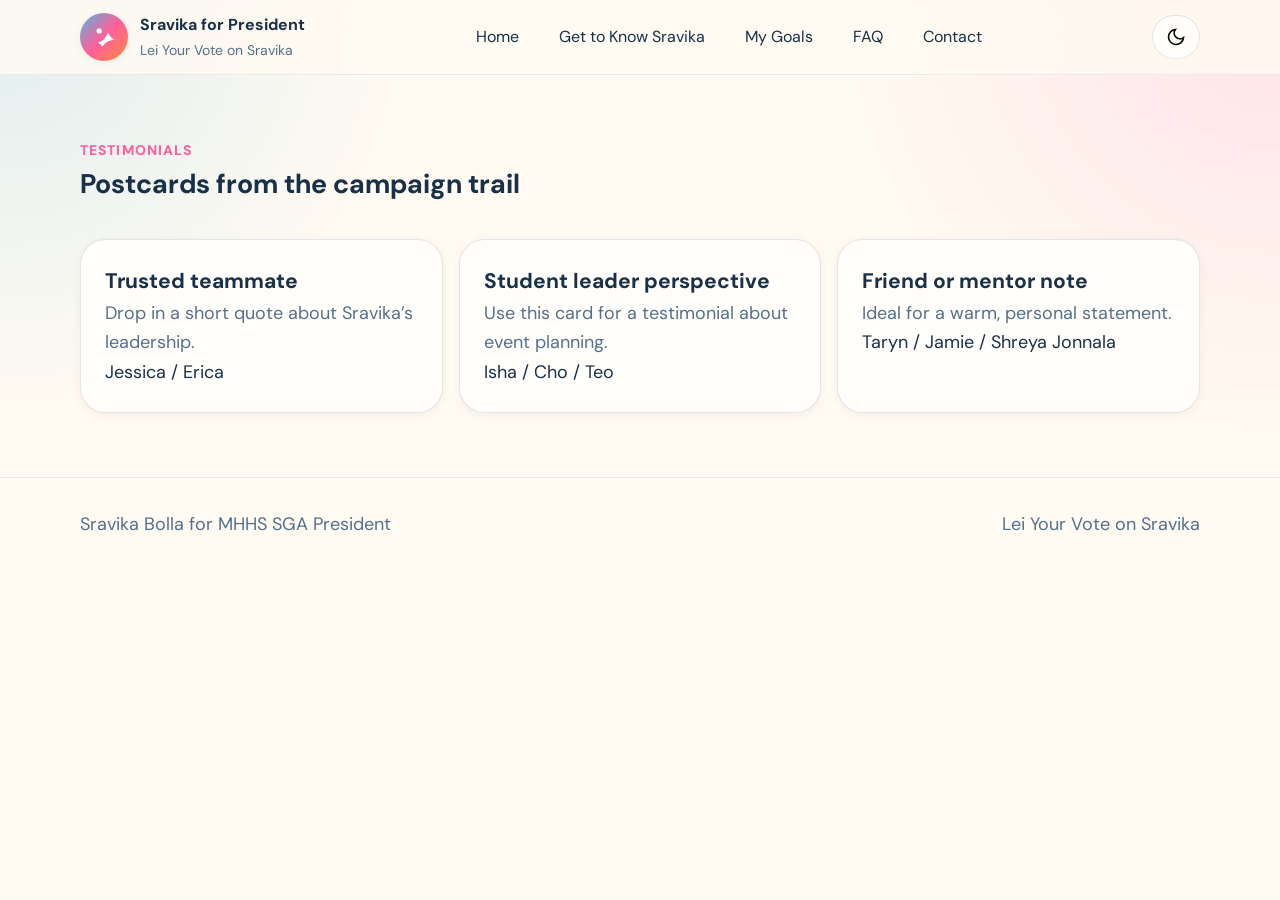
<file: testimonials.html>
<!DOCTYPE html>
<html lang="en">

<head>
    <meta charset="UTF-8">
    <meta name="viewport" content="width=device-width, initial-scale=1.0, maximum-scale=1">
    <link rel="preconnect" href="https://fonts.googleapis.com">
    <link rel="preconnect" href="https://fonts.gstatic.com" crossorigin>
    <link
        href="https://fonts.googleapis.com/css2?family=DM+Sans:wght@400;500;700;800&family=Fraunces:opsz,wght,SOFT@9..144,400;800,100&display=swap"
        rel="stylesheet">
    <link rel="stylesheet" href="styles.css">
    <title>Testimonials | Sravika Bolla Campaign</title>
</head>

<body><a class="skip-link" href="#main">Skip to content</a>
    <header class="site-header">
        <div class="container nav-wrap"><a class="brand" href="index.html">
                <div class="brand-mark" aria-hidden="true"><svg viewBox="0 0 64 64" fill="none"
                        xmlns="http://www.w3.org/2000/svg">
                        <path d="M18 45C27 43 36 35 41 21C45 29 49 34 56 39C44 39 34 45 28 55C27 51 23 47 18 45Z"
                            fill="currentColor" />
                        <circle cx="21" cy="18" r="6" fill="currentColor" opacity="0.9" />
                    </svg></div>
                <div class="brand-copy"><strong>Sravika for President</strong><span>Lei Your Vote on Sravika</span>
                </div>
            </a><button class="menu-toggle" type="button" aria-expanded="false" aria-controls="site-nav"
                aria-label="Open navigation menu"><span></span><span></span><span></span></button>
            <nav class="nav-links" id="site-nav" aria-label="Section navigation"><a href="index.html">Home</a><a
                    href="about.html">Get to Know Sravika</a><a href="goals.html">My Goals</a><a href="faq.html">FAQ</a><a
                    href="contact.html">Contact</a></nav><button class="theme-toggle" type="button" data-theme-toggle
                aria-label="Toggle color theme"></button>
        </div>
    </header>
    <main id="main">
        <section id="testimonials">
            <div class="container">
                <div class="section-heading">
                    <div class="kicker">Testimonials</div>
                    <h1 class="page-title">Postcards from the campaign trail</h1>
                </div>
                <div class="testimonial-grid">
                    <article class="postcard">
                        <h3>Trusted teammate</h3>
                        <p>Drop in a short quote about Sravika’s leadership.</p>
                        <div class="name">Jessica / Erica</div>
                    </article>
                    <article class="postcard">
                        <h3>Student leader perspective</h3>
                        <p>Use this card for a testimonial about event planning.</p>
                        <div class="name">Isha / Cho / Teo</div>
                    </article>
                    <article class="postcard">
                        <h3>Friend or mentor note</h3>
                        <p>Ideal for a warm, personal statement.</p>
                        <div class="name">Taryn / Jamie / Shreya Jonnala</div>
                    </article>
                </div>
            </div>
        </section>
    </main>
    <footer class="footer">
        <div class="container footer-wrap">
            <p>Sravika Bolla for MHHS SGA President</p>
            <p>Lei Your Vote on Sravika</p>
        </div>
    </footer>
    <script src="script.js" defer></script>
</body>

</html>
</file>
<file: styles.css>
html { -webkit-text-size-adjust: 100%; text-size-adjust: 100%; }
body { overflow-x: hidden; }
:root, [data-theme="light"] {
  --text-xs: clamp(0.75rem, 0.7rem + 0.25vw, 0.875rem);
  --text-sm: clamp(0.875rem, 0.8rem + 0.35vw, 1rem);
  --text-base: clamp(1rem, 0.95rem + 0.25vw, 1.125rem);
  --text-lg: clamp(1.125rem, 1rem + 0.75vw, 1.5rem);
  --text-xl: clamp(1.5rem, 1.2rem + 1.25vw, 2.25rem);
  --text-2xl: clamp(2rem, 1.2rem + 2.5vw, 3.5rem);
  --text-3xl: clamp(2.5rem, 1rem + 4vw, 5rem);
  --space-1: 0.25rem;
  --space-2: 0.5rem;
  --space-3: 0.75rem;
  --space-4: 1rem;
  --space-5: 1.25rem;
  --space-6: 1.5rem;
  --space-8: 2rem;
  --space-10: 2.5rem;
  --space-12: 3rem;
  --space-16: 4rem;
  --space-20: 5rem;
  --space-24: 6rem;
  --radius-sm: 0.375rem;
  --radius-md: 0.7rem;
  --radius-lg: 1.1rem;
  --radius-xl: 1.6rem;
  --radius-full: 999px;
  --font-display: 'Fraunces', Georgia, serif;
  --font-body: 'DM Sans', system-ui, sans-serif;
  --color-bg: #fffaf2;
  --color-surface: #fffefb;
  --color-surface-2: #fff5ea;
  --color-surface-offset: #eef9ff;
  --color-border: rgba(26, 54, 77, 0.12);
  --color-divider: rgba(26, 54, 77, 0.08);
  --color-text: #183048;
  --color-text-muted: #54708a;
  --color-text-faint: #8ea2b3;
  --color-text-inverse: #fffdf9;
  --color-primary: #52b7df;
  --color-secondary: #ff5f9a;
  --color-accent: #ff8a3d;
  --color-highlight: #fff0c6;
  --shadow-sm: 0 2px 10px rgba(24, 48, 72, 0.06);
  --shadow-md: 0 16px 40px rgba(24, 48, 72, 0.12);
  --shadow-lg: 0 28px 60px rgba(24, 48, 72, 0.16);
  --content-default: 1120px;
  --hero-gradient: linear-gradient(135deg, #fff5d9 0%, #ffd8df 30%, #9fe4ff 65%, #ff9b54 100%);
}
[data-theme="dark"] {
  --color-bg: #0e1a24;
  --color-surface: #132434;
  --color-surface-2: #182d40;
  --color-surface-offset: #10202e;
  --color-border: rgba(255,255,255,0.12);
  --color-divider: rgba(255,255,255,0.08);
  --color-text: #f4f7fb;
  --color-text-muted: #b5c4d2;
  --color-text-faint: #7f96ab;
  --color-text-inverse: #112131;
  --color-primary: #78d4ff;
  --color-secondary: #ff88b6;
  --color-accent: #ffb062;
  --color-highlight: #55472c;
  --shadow-sm: 0 2px 10px rgba(0,0,0,0.2);
  --shadow-md: 0 16px 40px rgba(0,0,0,0.28);
  --shadow-lg: 0 28px 60px rgba(0,0,0,0.35);
  --hero-gradient: linear-gradient(135deg, #16364d 0%, #281d38 36%, #10506e 68%, #7f3e1e 100%);
}
*,*::before,*::after{box-sizing:border-box;margin:0;padding:0}
html{scroll-behavior:smooth}
body{
  min-height:100vh;
  font-family:var(--font-body);
  font-size:var(--text-base);
  color:var(--color-text);
  background:
    radial-gradient(circle at top right, rgba(255,95,154,0.15), transparent 28%),
    radial-gradient(circle at top left, rgba(82,183,223,0.18), transparent 26%),
    var(--color-bg);
  line-height:1.65
}
a{color:inherit;text-decoration:none}
button,input,textarea{font:inherit}
button{cursor:pointer;border:none;background:none}
.skip-link{position:absolute;left:-999px;top:auto}
.skip-link:focus{left:1rem;top:1rem;z-index:1000;background:var(--color-surface);padding:.75rem 1rem;border-radius:var(--radius-full);box-shadow:var(--shadow-md)}
.container{width:min(calc(100% - 2rem), var(--content-default));margin:0 auto}
.site-header{
  position:sticky;
  top:0;
  z-index:30;
  backdrop-filter:blur(16px);
  background:color-mix(in srgb, var(--color-bg) 82%, transparent);
  border-bottom:1px solid var(--color-divider)
}
.nav-wrap{
  display:flex;
  align-items:center;
  justify-content:space-between;
  gap:var(--space-4);
  padding:var(--space-3) 0;
  flex-wrap:wrap
}
.brand{display:flex;align-items:center;gap:var(--space-3)}
.brand-mark{
  width:48px;height:48px;border-radius:50%;overflow:hidden;flex-shrink:0;
  background:linear-gradient(135deg,var(--color-primary),var(--color-secondary),var(--color-accent));
  box-shadow:var(--shadow-sm);padding:10px;color:white
}
.brand-copy strong{display:block;font-size:var(--text-sm)}
.brand-copy span{display:block;font-size:var(--text-xs);color:var(--color-text-muted)}
.menu-toggle{
  display:none;
  width:48px;height:48px;border-radius:var(--radius-full);
  border:1px solid var(--color-border);background:var(--color-surface);
  align-items:center;justify-content:center;gap:4px;flex-direction:column
}
.menu-toggle span{width:18px;height:2px;border-radius:999px;background:var(--color-text);display:block}
.nav-links{display:flex;flex-wrap:wrap;justify-content:center;gap:var(--space-2)}
.nav-links a,.theme-toggle{
  min-height:44px;
  display:inline-flex;
  align-items:center;
  justify-content:center;
  padding:.75rem 1rem;
  border-radius:var(--radius-full);
  font-size:var(--text-sm)
}
.nav-links a:hover,.theme-toggle:hover{background:var(--color-surface-2)}
.theme-toggle{
  border:1px solid var(--color-border);
  background:var(--color-surface);
  width:48px;
  padding:0
}
.hero{
  position:relative;
  overflow:clip;
  padding:clamp(var(--space-12),8vw,var(--space-24)) 0 var(--space-16)
}
.hero::after{
  content:'';
  position:absolute;
  inset:2rem auto auto 50%;
  transform:translateX(-50%);
  width:min(1100px,94vw);
  height:100%;
  z-index:-1;
  background:var(--hero-gradient);
  border-radius:40px;
  opacity:.92
}
.hero-grid,.split,.contact-layout,.crew-grid,.poll-wrap{
  display:grid;
  grid-template-columns:1.1fr .9fr;
  gap:var(--space-6);
  align-items:start
}
.eyebrow{
  display:inline-flex;
  align-items:center;
  gap:var(--space-2);
  padding:.45rem .9rem;
  border-radius:var(--radius-full);
  font-size:var(--text-xs);
  letter-spacing:.04em;
  text-transform:uppercase;
  font-weight:700;
  background:rgba(255,255,255,.55);
  border:1px solid rgba(255,255,255,.45);
  color:#23455f
}
.hero h1,.section-heading h2{font-family:var(--font-display)}
.hero h1{
  font-size:var(--text-3xl);
  line-height:.96;
  margin-top:var(--space-4);
  max-width:12ch
}
.hero .tagline{
  font-size:var(--text-xl);
  margin-top:var(--space-4);
  color:#23455f;
  font-weight:700
}
.hero p,.section-heading p,.quote-card p,.mini-item p,.timeline-item li,.postcard p,details p,.helper,.contact-layout p,.pillar p{color:var(--color-text-muted)}
.hero-actions{
  display:flex;
  flex-wrap:wrap;
  gap:var(--space-3);
  margin-top:var(--space-6)
}
.btn{
  min-height:48px;
  padding:.9rem 1.25rem;
  border-radius:var(--radius-full);
  display:inline-flex;
  align-items:center;
  justify-content:center;
  gap:var(--space-2);
  font-weight:700;
  font-size:var(--text-sm)
}
.btn-primary{background:var(--color-text);color:var(--color-text-inverse);box-shadow:var(--shadow-md)}
.btn-secondary{background:rgba(255,255,255,.72);color:var(--color-text);border:1px solid rgba(255,255,255,.5)}
section{padding:clamp(var(--space-10),5vw,var(--space-20)) 0}
.section-heading{max-width:46rem;margin-bottom:var(--space-8)}
.section-heading .kicker{
  color:var(--color-secondary);
  text-transform:uppercase;
  letter-spacing:.08em;
  font-size:var(--text-xs);
  font-weight:800
}
.section-heading h2{font-size:var(--text-2xl);margin-top:var(--space-2)}
.quote-card,.mini-item,.timeline-item,.pillar,.form-card,.postcard,details,.floating-card,.countdown-card,.poll-card{
  background:var(--color-surface);
  border:1px solid var(--color-border);
  border-radius:var(--radius-xl);
  padding:var(--space-6);
  box-shadow:var(--shadow-sm)
}
.mini-list,.timeline,.faq-list,.contact-info{display:grid;gap:var(--space-4)}
.timeline-item{
  position:relative;
  padding-left:var(--space-8)
}
.timeline-item::before{
  content:'';
  position:absolute;
  left:1.4rem;
  top:1.75rem;
  width:12px;
  height:12px;
  border-radius:50%;
  background:linear-gradient(135deg,var(--color-secondary),var(--color-accent))
}
.timeline-item .year{font-size:var(--text-sm);color:var(--color-secondary);font-weight:800}
.timeline-item ul,.pillar ul{margin-top:var(--space-3);padding-left:1rem}
.pillar-grid,.testimonial-grid{display:grid;gap:var(--space-4)}
.pillar-grid{grid-template-columns:repeat(2,minmax(0,1fr))}
.testimonial-grid{grid-template-columns:repeat(3,minmax(0,1fr))}
.pillar{position:relative;overflow:hidden}
.pillar::after{
  content:'';
  position:absolute;
  right:-18px;
  top:-18px;
  width:88px;
  height:88px;
  border-radius:50%;
  background:color-mix(in srgb,var(--color-primary) 16%,white);
  opacity:.9
}
.island-tag{
  display:inline-flex;
  padding:.4rem .8rem;
  border-radius:var(--radius-full);
  font-size:var(--text-xs);
  font-weight:800;
  background:var(--color-highlight);
  color:#7b4d06;
  margin-bottom:var(--space-3)
}
summary{cursor:pointer;list-style:none}
summary::-webkit-details-marker{display:none}
input,textarea{
  width:100%;
  border-radius:var(--radius-lg);
  border:1px solid var(--color-border);
  background:var(--color-surface-2);
  padding:.9rem 1rem;
  color:var(--color-text)
}
textarea{min-height:150px;resize:vertical}
label{
  font-size:var(--text-sm);
  font-weight:700;
  display:block;
  margin-bottom:var(--space-2)
}
.form-card form,.field{display:grid;gap:var(--space-4)}
.wave-message{
  margin-top:var(--space-4);
  padding:var(--space-4);
  border-radius:var(--radius-lg);
  background:var(--color-surface-2);
  border:1px dashed var(--color-border)
}
.countdown-grid{
  display:grid;
  grid-template-columns:repeat(4,1fr);
  gap:var(--space-3);
  margin-top:var(--space-4)
}
.countdown-box{
  border-radius:var(--radius-lg);
  background:var(--color-surface-2);
  padding:var(--space-4);
  text-align:center
}
.countdown-box strong{
  font-size:var(--text-xl);
  display:block;
  font-family:var(--font-display)
}
.countdown-box span{
  color:var(--color-text-muted);
  font-size:var(--text-xs);
  text-transform:uppercase
}
.footer{padding:var(--space-8) 0 var(--space-12);border-top:1px solid var(--color-divider)}
.footer-wrap{
  display:flex;
  flex-wrap:wrap;
  justify-content:space-between;
  gap:var(--space-4);
  color:var(--color-text-muted)
}
.polaroid-stack{
  display:grid;
  grid-template-columns:repeat(2,minmax(0,1fr));
  gap:var(--space-4)
}
.polaroid{
  background:#fffdf9;
  padding:var(--space-3) var(--space-3) var(--space-5);
  border-radius:var(--radius-md);
  box-shadow:var(--shadow-lg);
  border:1px solid rgba(24,48,72,.08)
}
.photo{
  aspect-ratio:4/5;
  border-radius:calc(var(--radius-md) - .25rem);
  background:linear-gradient(160deg, rgba(82,183,223,.9), rgba(255,95,154,.75), rgba(255,138,61,.85))
}
.contact-chip{
  display:inline-flex;
  align-items:center;
  gap:var(--space-2);
  padding:.8rem 1rem;
  border-radius:var(--radius-full);
  background:var(--color-surface-2);
  border:1px solid var(--color-border);
  font-weight:700;
  width:fit-content
}
@media (max-width:900px){
  .menu-toggle{display:inline-flex}
  .nav-links{
    display:none;
    width:100%;
    margin-top:var(--space-3);
    padding:var(--space-3);
    border-radius:var(--radius-xl);
    background:color-mix(in srgb, var(--color-bg) 90%, transparent);
    border:1px solid var(--color-border);
    box-shadow:var(--shadow-md)
  }
  .nav-links.open{display:grid}
  .nav-wrap{position:relative}
  .hero::after{width:calc(100% - 1rem);border-radius:28px}
  .hero-grid,.split,.contact-layout,.crew-grid,.poll-wrap{grid-template-columns:1fr}
  .testimonial-grid,.pillar-grid{grid-template-columns:1fr}
  .countdown-grid{grid-template-columns:repeat(2,1fr)}
  .btn{width:100%}
  .quote-card,.mini-item,.timeline-item,.pillar,.form-card,.postcard,details,.floating-card,.countdown-card,.poll-card{padding:var(--space-5)}
}
@media (max-width:640px){
  .container{width:min(calc(100% - 1rem), var(--content-default))}
  .brand-copy span{display:none}
  .brand-mark{width:42px;height:42px}
  .nav-links{grid-template-columns:repeat(2,minmax(0,1fr))}
  .nav-links a{font-size:var(--text-xs);padding:0.7rem 0.8rem;justify-content:center}
  .hero h1{font-size:clamp(2.2rem, 11vw, 3.25rem);max-width:8.5ch}
  .hero .tagline{font-size:clamp(1.2rem, 5vw, 1.5rem)}
  .hero p{font-size:var(--text-sm)}
  .polaroid-stack{grid-template-columns:1fr 1fr}
  .countdown-box strong{font-size:clamp(1.2rem, 5vw, 1.6rem)}
  .countdown-box span{font-size:.64rem}
  .section-heading h2{font-size:clamp(1.7rem, 8vw, 2.3rem)}
  label,.helper,.timeline-item li,.pillar p,.postcard p,.contact-layout p{font-size:var(--text-sm)}
  input,textarea{font-size:16px}
  textarea{min-height:130px}
}
@media (max-width:420px){
  .nav-links{grid-template-columns:1fr 1fr}
  .polaroid-stack{grid-template-columns:1fr}
  .countdown-grid{grid-template-columns:1fr 1fr}
  .footer-wrap{font-size:var(--text-sm)}
}
.hero-photo {
  grid-column: 1 / -1;
  margin: var(--space-6) 0;
}
</file>
